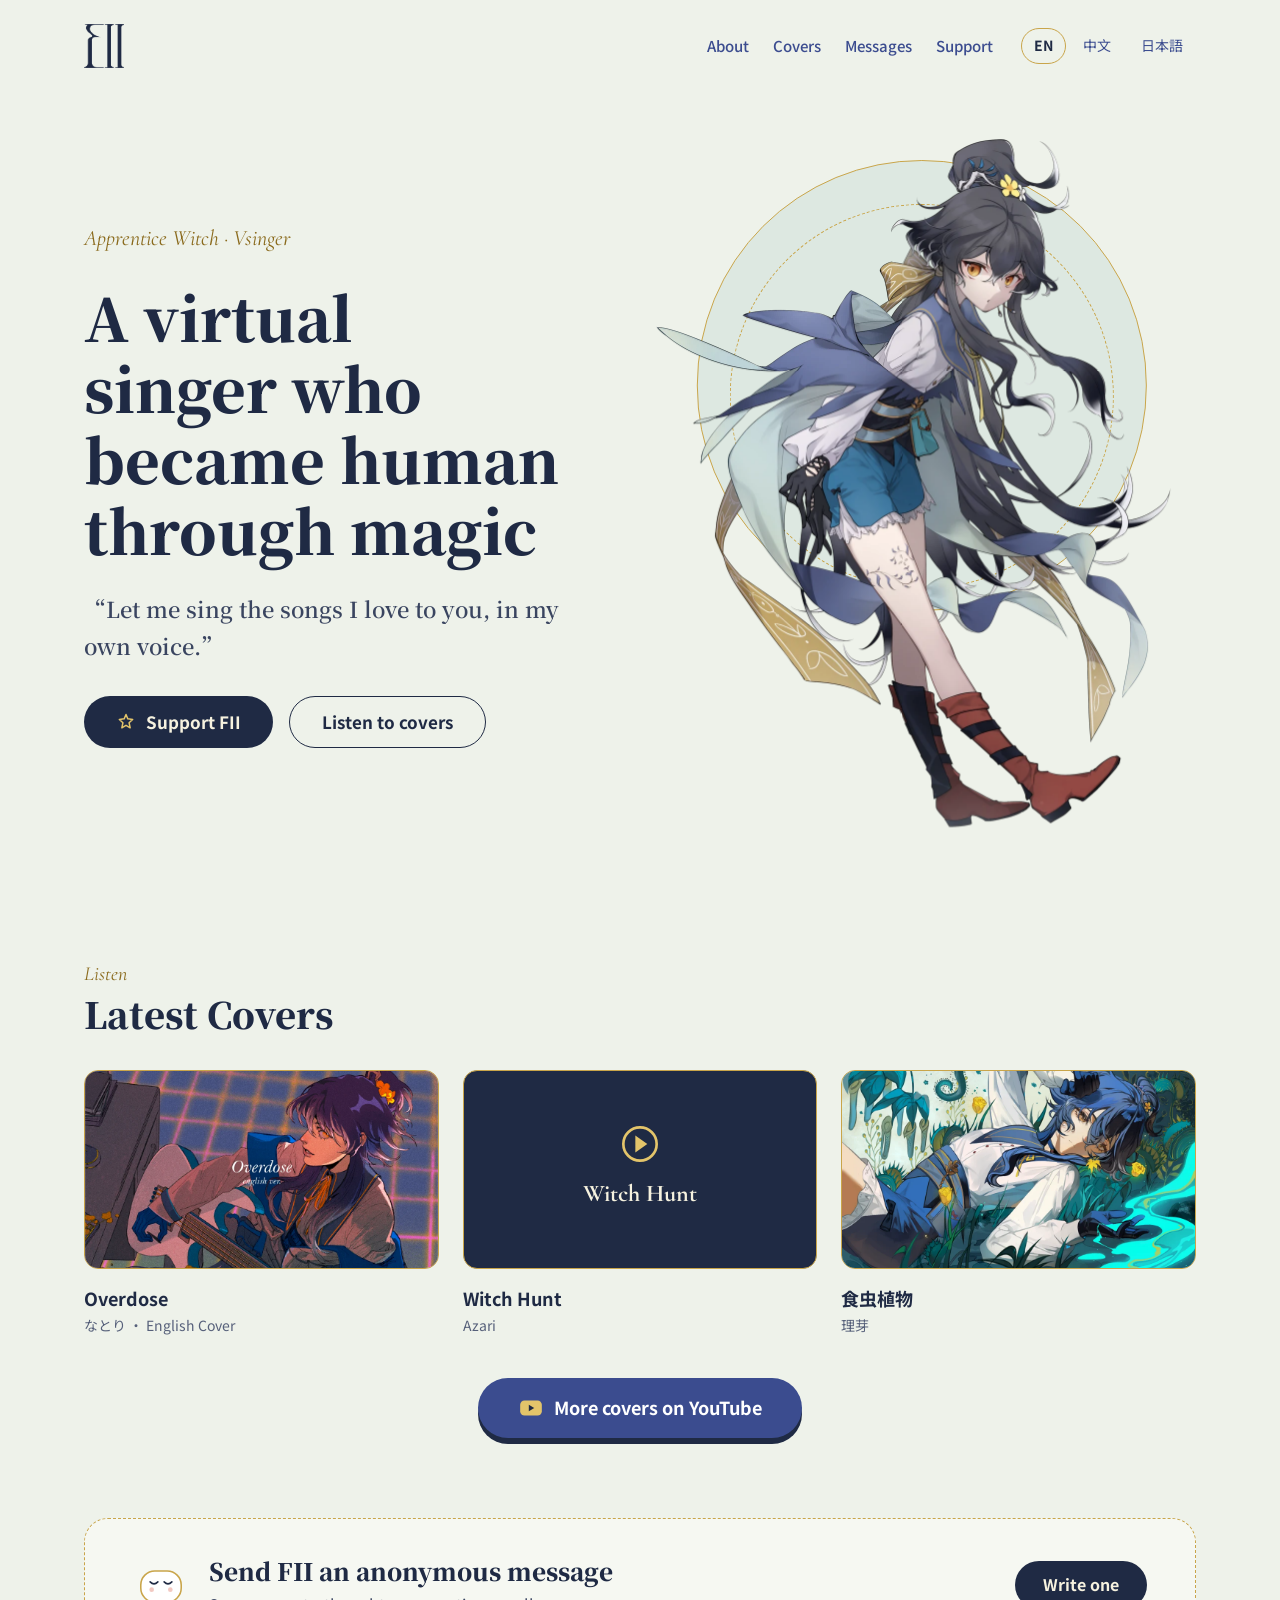
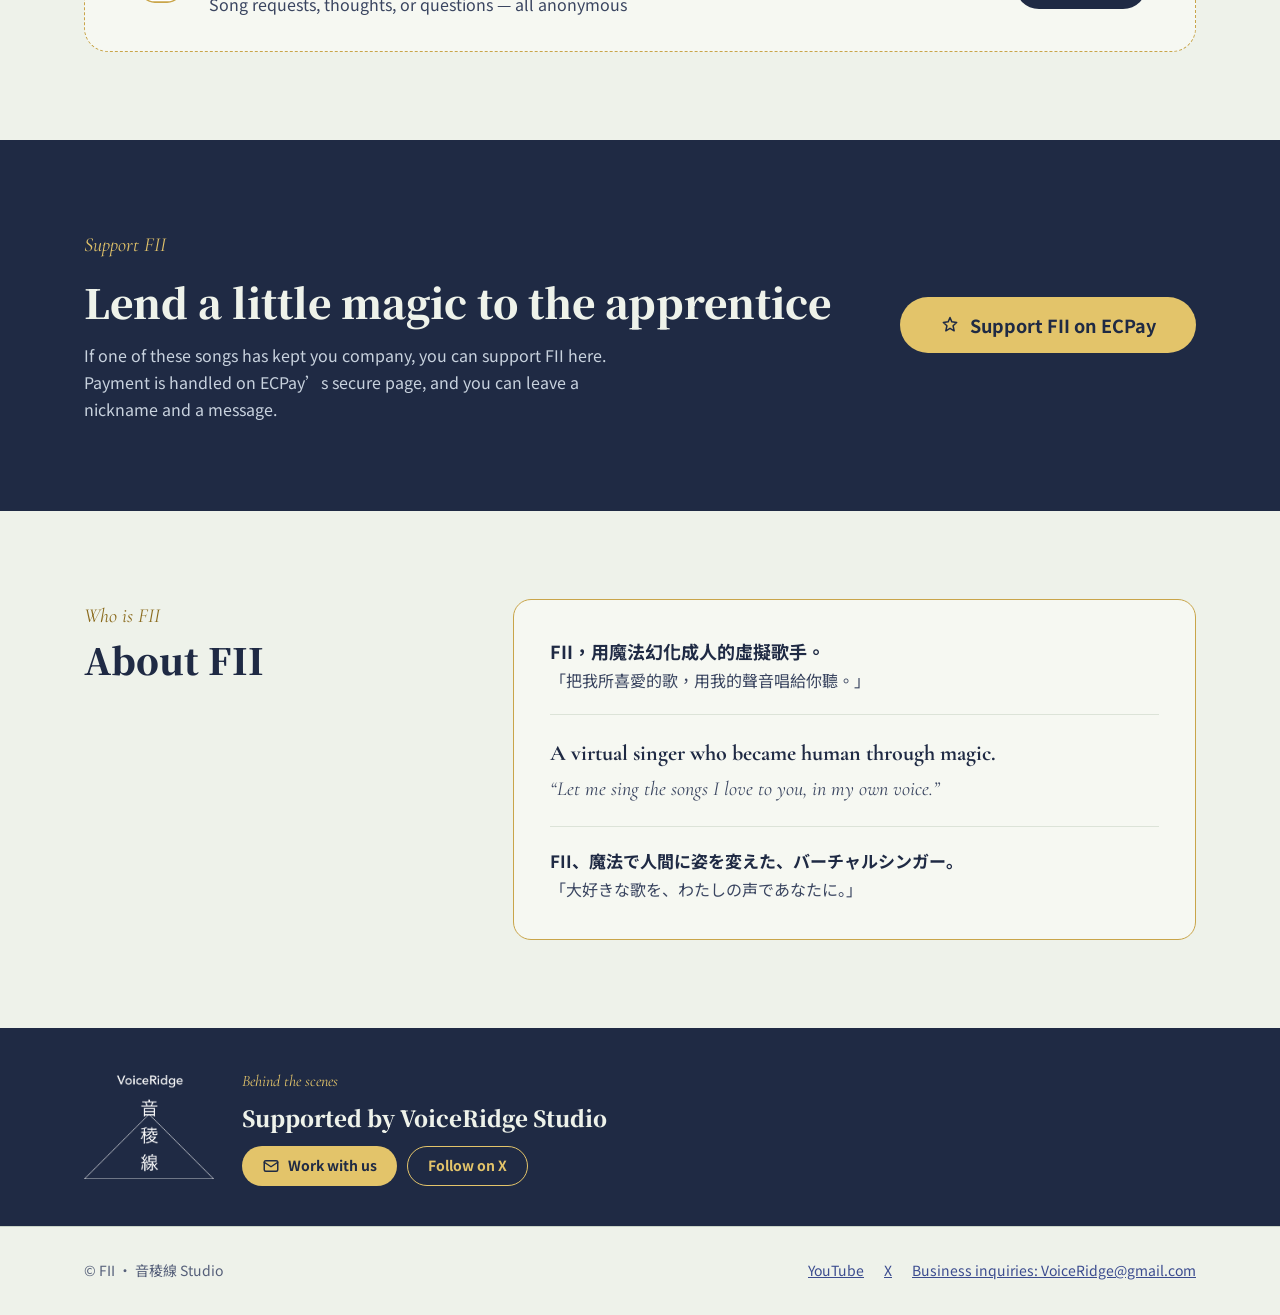
<file: index.html>
<!doctype html>
<html lang="en">
<head>
<meta charset="utf-8">
<meta name="viewport" content="width=device-width, initial-scale=1">
<title>FII | A virtual singer who became human through magic</title>
<meta name="description" content="FII, a virtual singer who became human through magic. “Let me sing the songs I love to you, in my own voice.”">
<meta property="og:type" content="website">
<meta property="og:site_name" content="FII">
<meta property="og:locale" content="en_US">
<meta property="og:url" content="https://fii-voiceridge.com/">
<meta property="og:title" content="FII | A virtual singer who became human through magic">
<meta property="og:description" content="Let me sing the songs I love to you, in my own voice.">
<meta property="og:image" content="https://fii-voiceridge.com/assets/og.jpg">
<meta property="og:image:width" content="1200">
<meta property="og:image:height" content="630">
<meta property="og:image:alt" content="FII, Apprentice Witch · Vsinger">
<meta name="twitter:card" content="summary_large_image">
<link rel="alternate" hreflang="en" href="https://fii-voiceridge.com/">
<link rel="alternate" hreflang="zh-Hant-TW" href="https://fii-voiceridge.com/zh/">
<link rel="alternate" hreflang="ja" href="https://fii-voiceridge.com/ja/">
<link rel="alternate" hreflang="x-default" href="https://fii-voiceridge.com/">
<link rel="icon" href="assets/logo-dark.png">
<link rel="preconnect" href="https://fonts.googleapis.com">
<link rel="preconnect" href="https://fonts.gstatic.com" crossorigin>
<link href="https://fonts.googleapis.com/css2?family=Cormorant+Garamond:ital,wght@0,500;0,700;1,500&family=Noto+Serif+TC:wght@400;600;900&family=Noto+Sans+TC:wght@400;500;700&family=Noto+Serif+JP:wght@600;900&family=Noto+Sans+JP:wght@400;500;700&display=swap" rel="stylesheet">
<script>document.documentElement.classList.add("js");if(!matchMedia("(prefers-reduced-motion: reduce)").matches)document.documentElement.classList.add("js-motion")</script>
<link rel="stylesheet" href="style.css">
</head>
<body>

<header class="wrap site-header">
  <a class="logo" href="#top" aria-label="FII home"><img src="assets/logo-dark.png" alt="FII"></a>
  <div class="header-right">
    <nav id="site-nav" class="nav" aria-label="Main menu">
      <a href="#about">About</a>
      <a href="#covers">Covers</a>
      <a href="marshmallow.html">Messages</a>
      <a href="#support">Support</a>
    </nav>
    <nav class="lang-switch" aria-label="Language">
      <a href="./" lang="en" hreflang="en" aria-current="page">EN</a>
      <a href="zh/" lang="zh-Hant-TW" hreflang="zh-Hant-TW">中文</a>
      <a href="ja/" lang="ja" hreflang="ja">日本語</a>
    </nav>
    <button class="menu-toggle" type="button" aria-expanded="false" aria-controls="site-nav" aria-label="Menu"><span></span><span></span><span></span></button>
  </div>
</header>

<main>
  <section id="top" class="wrap hero">
    <div class="hero-text">
      <p class="eyebrow" lang="en">Apprentice Witch · Vsinger</p>
      <h1>A virtual singer who became human through magic</h1>
      <p class="quote">“Let me sing the songs I love to you, in my own voice.”</p>
      <div class="actions">
        <a class="btn btn-dark" href="https://p.ecpay.com.tw/B7AA3AE">
          <svg aria-hidden="true" width="20" height="20" viewBox="0 0 24 24" fill="none" stroke="#E3C46A" stroke-width="1.8" stroke-linecap="round" stroke-linejoin="round"><path d="M12 3l2.2 5.2L20 9l-4.3 3.9L17 19l-5-3-5 3 1.3-6.1L4 9l5.8-.8z"/></svg>
          Support FII
        </a>
        <a class="btn btn-outline" href="https://www.youtube.com/@FII-voiceridge">Listen to covers</a>
      </div>
    </div>
    <div class="hero-art">
      <div class="ring ring-1" aria-hidden="true"></div>
      <div class="ring ring-2" aria-hidden="true"></div>
      <img src="assets/fii.webp" alt="Full-body illustration of FII: long black hair, golden eyes, an apprentice witch in a teal cloak" width="1100" height="1476">
    </div>
  </section>

  <section id="covers" class="wrap covers">
    <div>
      <p class="eyebrow" lang="en">Listen</p>
      <h2>Latest Covers</h2>
    </div>
    <div class="grid">
      <a class="cover" href="https://www.youtube.com/watch?v=-AiuB7ONw2g">
        <img class="thumb" src="assets/overdose.webp" alt="Overdose English ver. cover: FII holding a guitar, looking back" width="960" height="540" loading="lazy">
        <div><p class="title">Overdose</p><p class="meta">なとり · English Cover</p></div>
      </a>
      <a class="cover" href="https://www.youtube.com/watch?v=LYx-8HpFNdU">
        <!-- 有縮圖後，換成 <img class="thumb" src="assets/witch-hunt.webp" alt="..."> -->
        <div class="thumb-empty">
          <svg aria-hidden="true" width="40" height="40" viewBox="0 0 24 24" fill="none" stroke="#E3C46A" stroke-width="1.6"><circle cx="12" cy="12" r="10"/><path d="M10 8.5l5 3.5-5 3.5z" fill="#E3C46A"/></svg>
          <span>Witch Hunt</span>
        </div>
        <div><p class="title">Witch Hunt</p><p class="meta">Azari</p></div>
      </a>
      <a class="cover" href="https://www.youtube.com/watch?v=WHCCm31_kqo">
        <img class="thumb" src="assets/plant.webp" alt="食虫植物 cover: FII lying among carnivorous plants and yellow roses" width="960" height="540" loading="lazy">
        <div><p class="title" lang="ja">食虫植物</p><p class="meta" lang="ja">理芽</p></div>
      </a>
    </div>
    <div class="center">
      <a class="btn btn-yt" href="https://www.youtube.com/@FII-voiceridge">
        <svg aria-hidden="true" width="26" height="26" viewBox="0 0 24 24"><rect x="2" y="5" width="20" height="14" rx="4" fill="#E3C46A"/><path d="M10 9l5 3-5 3z" fill="#1F2A44"/></svg>
        More covers on YouTube
      </a>
    </div>
  </section>

  <section class="wrap" style="padding-bottom: 88px">
    <a class="mm-card" href="marshmallow.html">
      <div class="left">
        <svg aria-hidden="true" width="56" height="56" viewBox="0 0 72 72"><rect x="10" y="18" width="52" height="40" rx="18" fill="#FFFFFF" stroke="#C9A54A" stroke-width="2"/><path d="M22 32c3 3 7 3 10 0M40 32c3 3 7 3 10 0" stroke="#1F2A44" stroke-width="2" fill="none" stroke-linecap="round"/><circle cx="24" cy="42" r="3" fill="#F2C9C2"/><circle cx="48" cy="42" r="3" fill="#F2C9C2"/></svg>
        <div>
          <p class="title">Send FII an anonymous message</p>
          <p class="sub">Song requests, thoughts, or questions — all anonymous</p>
        </div>
      </div>
      <span class="pill">Write one</span>
    </a>
  </section>

  <section id="support" class="dark">
    <div class="wrap support">
      <div class="text">
        <p class="eyebrow" lang="en">Support FII</p>
        <h2>Lend a little magic to the apprentice</h2>
        <p class="desc">If one of these songs has kept you company, you can support FII here. Payment is handled on ECPay’s secure page, and you can leave a nickname and a message.</p>
      </div>
      <a class="btn btn-gold" href="https://p.ecpay.com.tw/B7AA3AE">
        <svg aria-hidden="true" width="20" height="20" viewBox="0 0 24 24" fill="none" stroke="#1F2A44" stroke-width="1.8" stroke-linecap="round" stroke-linejoin="round"><path d="M12 3l2.2 5.2L20 9l-4.3 3.9L17 19l-5-3-5 3 1.3-6.1L4 9l5.8-.8z"/></svg>
        Support FII on ECPay
      </a>
    </div>
  </section>

  <section id="about" class="wrap about">
    <div class="head">
      <p class="eyebrow" lang="en">Who is FII</p>
      <h2>About FII</h2>
    </div>
    <div class="card">
      <div lang="zh-Hant-TW">
        <p style="font-size: 18px; font-weight: 700">FII，用魔法幻化成人的虛擬歌手。</p>
        <p style="color: var(--ink-soft)">「把我所喜愛的歌，用我的聲音唱給你聽。」</p>
      </div>
      <div class="rule"></div>
      <div lang="en" class="en">
        <p style="font-size: 22px; font-weight: 700">A virtual singer who became human through magic.</p>
        <p style="font-size: 20px; font-style: italic; color: var(--ink-soft)">“Let me sing the songs I love to you, in my own voice.”</p>
      </div>
      <div class="rule"></div>
      <div lang="ja">
        <p style="font-size: 17px; font-weight: 700">FII、魔法で人間に姿を変えた、バーチャルシンガー。</p>
        <p style="color: var(--ink-soft)">「大好きな歌を、わたしの声であなたに。」</p>
      </div>
    </div>
  </section>

  <section id="team" class="dark" aria-labelledby="team-title">
    <div class="wrap team">
      <div class="mark"><img src="assets/logo-white.png" alt="VoiceRidge logo" width="623" height="499" loading="lazy"></div>
      <div class="text">
        <p class="eyebrow" lang="en">Behind the scenes</p>
        <h2 id="team-title">Supported by VoiceRidge Studio</h2>
        <div class="actions">
          <a class="btn btn-gold" href="mailto:VoiceRidge@gmail.com">
            <svg aria-hidden="true" width="18" height="18" viewBox="0 0 24 24" fill="none" stroke="currentColor" stroke-width="2" stroke-linecap="round" stroke-linejoin="round"><rect x="3" y="5" width="18" height="14" rx="2"/><path d="M3 7l9 6 9-6"/></svg>
            Work with us
          </a>
          <a class="btn btn-outline-gold" href="https://x.com/VoiceRidge">Follow on X</a>
        </div>
      </div>
    </div>
  </section>
</main>

<footer class="site-footer">
  <div class="wrap">
    <span>© FII · 音稜線 Studio</span>
    <div class="links">
      <a href="https://www.youtube.com/@FII-voiceridge">YouTube</a>
      <a href="https://x.com/VoiceRidge">X</a>
      <a href="mailto:VoiceRidge@gmail.com">Business inquiries: VoiceRidge@gmail.com</a>
    </div>
  </div>
</footer>

<script src="site.js" defer></script>
</body>
</html>
</file>
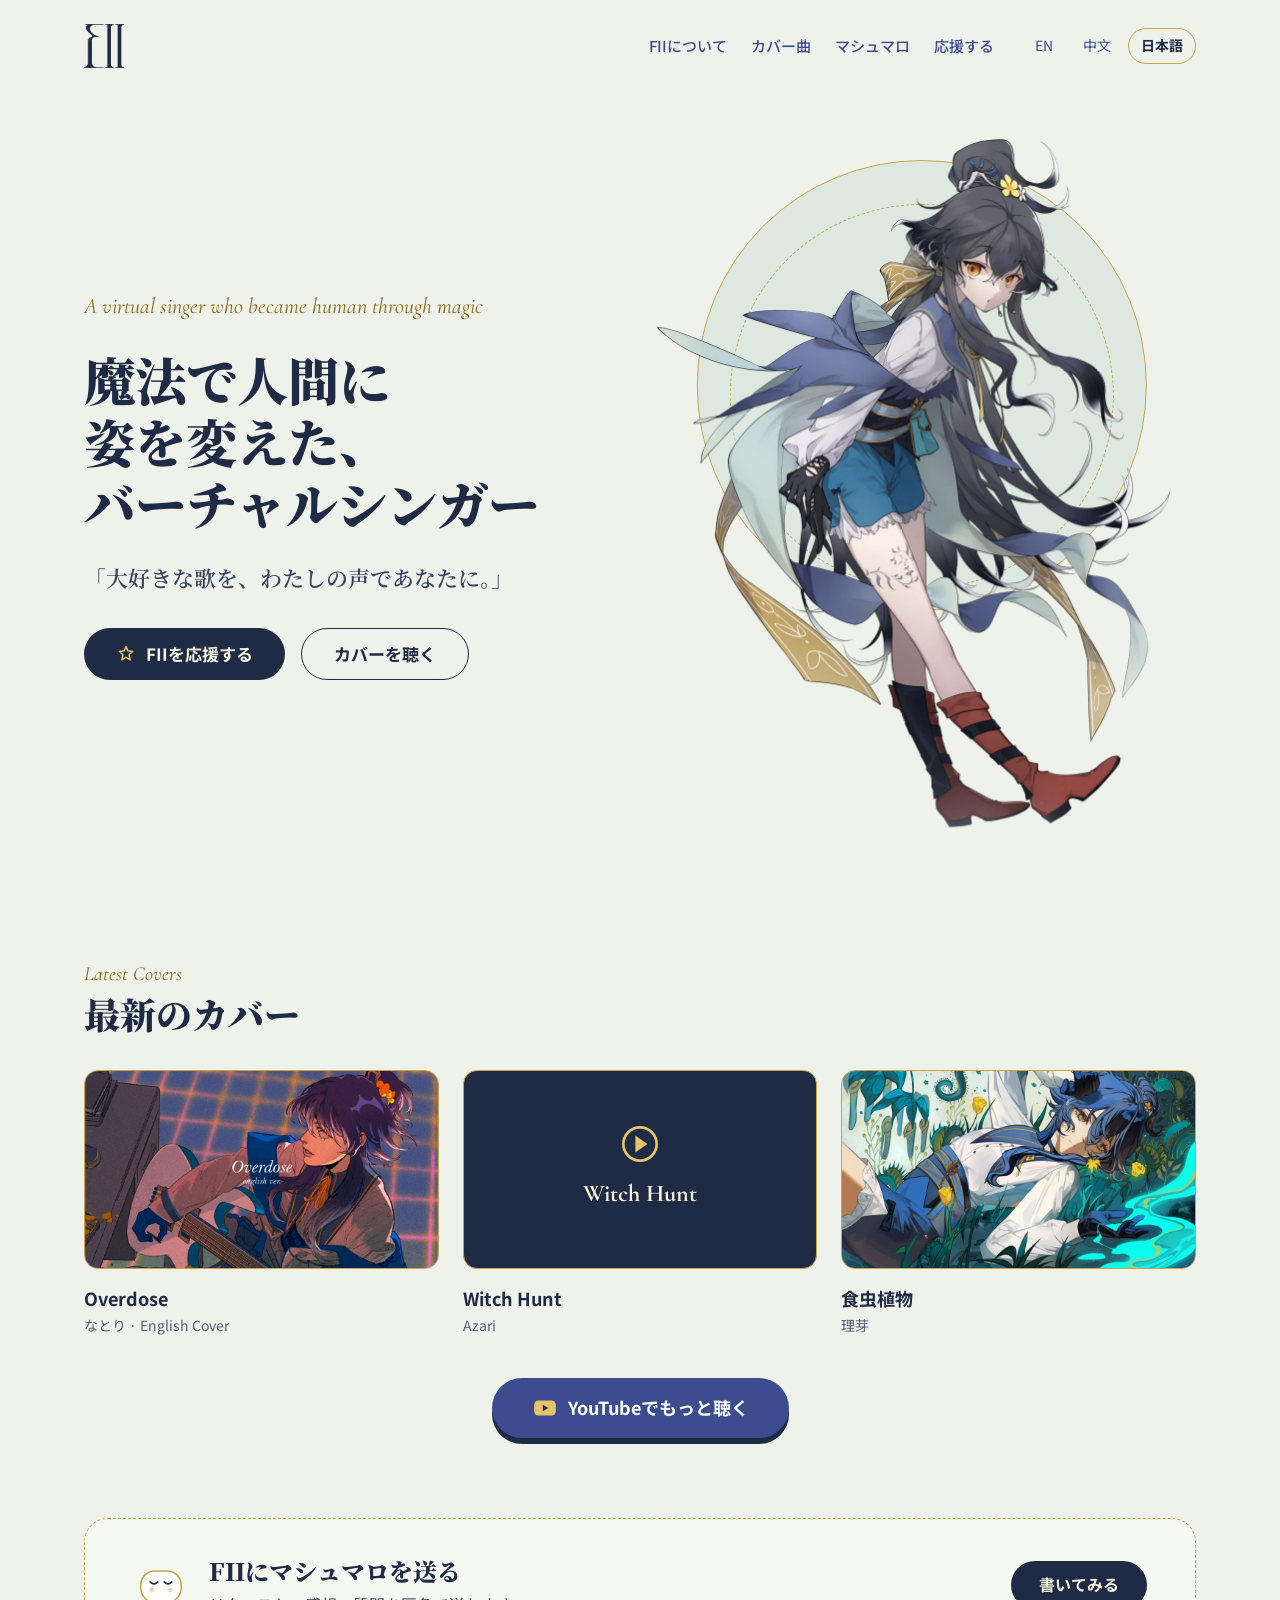
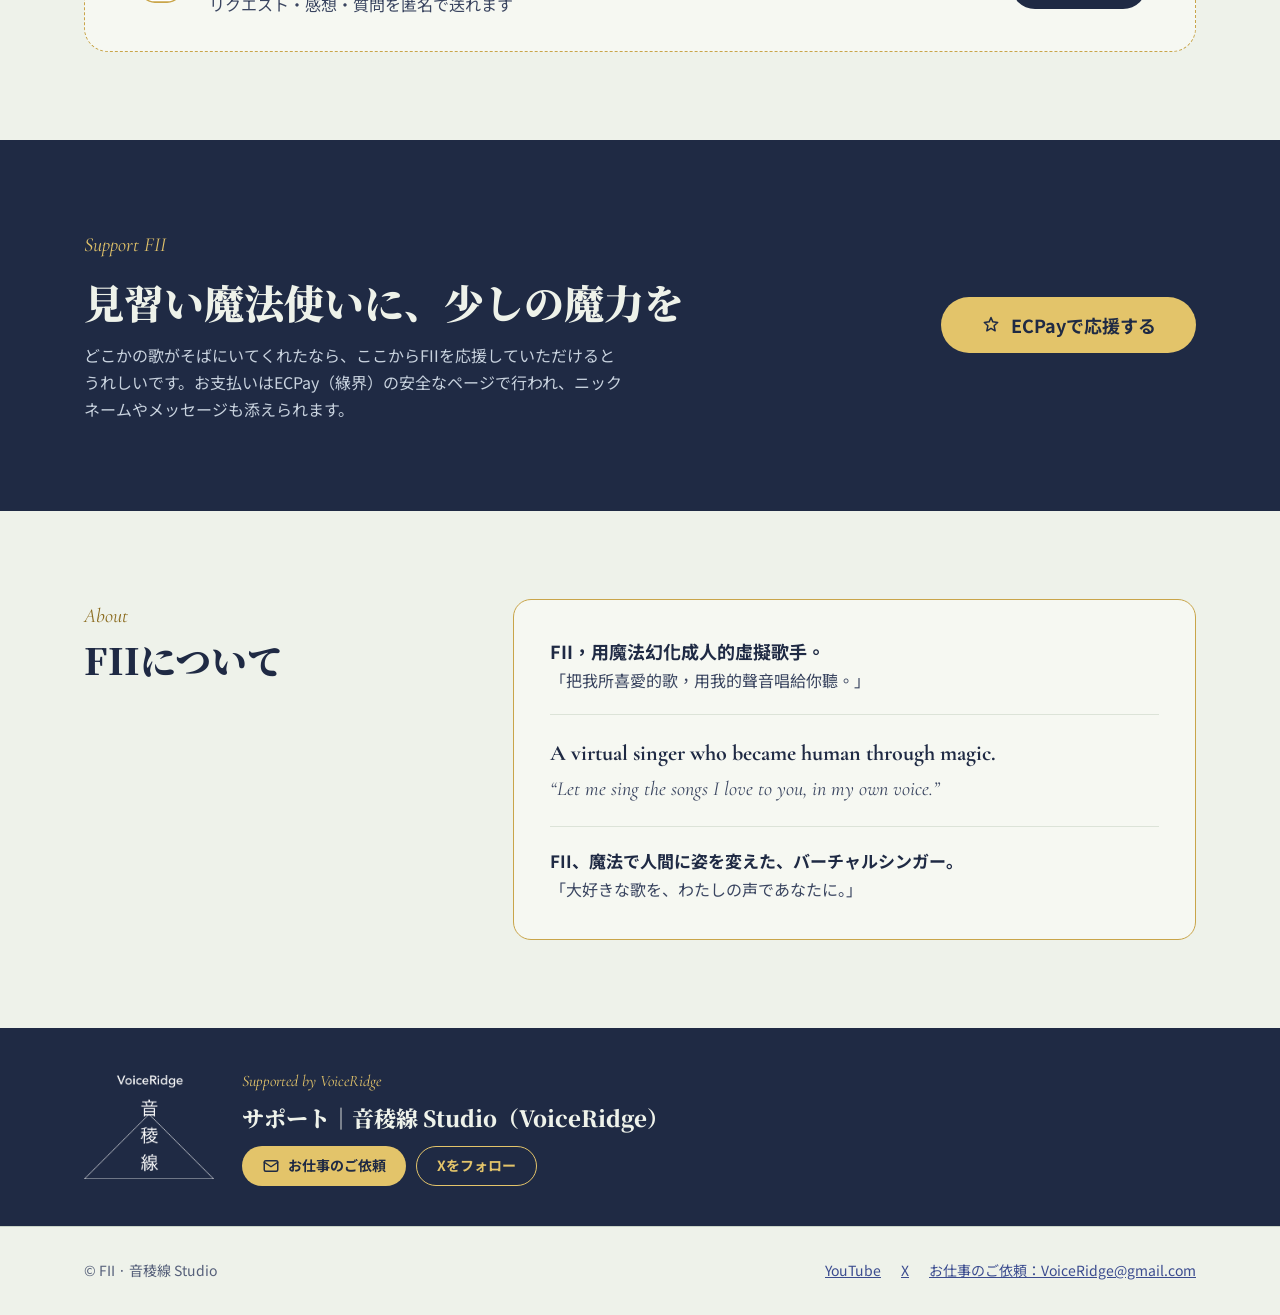
<file: ja/index.html>
<!doctype html>
<html lang="ja">
<head>
<meta charset="utf-8">
<meta name="viewport" content="width=device-width, initial-scale=1">
<title>FII｜魔法で人間に姿を変えた、バーチャルシンガー</title>
<meta name="description" content="FII、魔法で人間に姿を変えた、バーチャルシンガー。「大好きな歌を、わたしの声であなたに。」">
<meta property="og:type" content="website">
<meta property="og:site_name" content="FII">
<meta property="og:locale" content="ja_JP">
<meta property="og:url" content="https://fii-voiceridge.com/ja/">
<meta property="og:title" content="FII｜魔法で人間に姿を変えた、バーチャルシンガー">
<meta property="og:description" content="大好きな歌を、わたしの声であなたに。">
<meta property="og:image" content="https://fii-voiceridge.com/assets/og.jpg">
<meta property="og:image:width" content="1200">
<meta property="og:image:height" content="630">
<meta property="og:image:alt" content="FII, Apprentice Witch · Vsinger">
<meta name="twitter:card" content="summary_large_image">
<link rel="alternate" hreflang="en" href="https://fii-voiceridge.com/">
<link rel="alternate" hreflang="zh-Hant-TW" href="https://fii-voiceridge.com/zh/">
<link rel="alternate" hreflang="ja" href="https://fii-voiceridge.com/ja/">
<link rel="alternate" hreflang="x-default" href="https://fii-voiceridge.com/">
<link rel="icon" href="../assets/logo-dark.png">
<link rel="preconnect" href="https://fonts.googleapis.com">
<link rel="preconnect" href="https://fonts.gstatic.com" crossorigin>
<link href="https://fonts.googleapis.com/css2?family=Cormorant+Garamond:ital,wght@0,500;0,700;1,500&family=Noto+Serif+TC:wght@400;600;900&family=Noto+Sans+TC:wght@400;500;700&family=Noto+Serif+JP:wght@600;900&family=Noto+Sans+JP:wght@400;500;700&display=swap" rel="stylesheet">
<script>document.documentElement.classList.add("js");if(!matchMedia("(prefers-reduced-motion: reduce)").matches)document.documentElement.classList.add("js-motion")</script>
<link rel="stylesheet" href="../style.css">
</head>
<body>

<header class="wrap site-header">
  <a class="logo" href="#top" aria-label="FII ホーム"><img src="../assets/logo-dark.png" alt="FII"></a>
  <div class="header-right">
    <nav id="site-nav" class="nav" aria-label="メインメニュー">
      <a href="#about">FIIについて</a>
      <a href="#covers">カバー曲</a>
      <a href="marshmallow.html">マシュマロ</a>
      <a href="#support">応援する</a>
    </nav>
    <nav class="lang-switch" aria-label="言語">
      <a href="../" lang="en" hreflang="en">EN</a>
      <a href="../zh/" lang="zh-Hant-TW" hreflang="zh-Hant-TW">中文</a>
      <a href="./" lang="ja" hreflang="ja" aria-current="page">日本語</a>
    </nav>
    <button class="menu-toggle" type="button" aria-expanded="false" aria-controls="site-nav" aria-label="メニュー"><span></span><span></span><span></span></button>
  </div>
</header>

<main>
  <section id="top" class="wrap hero">
    <div class="hero-text">
      <p class="eyebrow" lang="en">A virtual singer who became human through magic</p>
      <h1>魔法で人間に<wbr>姿を変えた、<wbr>バーチャルシンガー</h1>
      <p class="quote">「大好きな歌を、<wbr>わたしの声で<wbr>あなたに。」</p>
      <div class="actions">
        <a class="btn btn-dark" href="https://p.ecpay.com.tw/B7AA3AE">
          <svg aria-hidden="true" width="20" height="20" viewBox="0 0 24 24" fill="none" stroke="#E3C46A" stroke-width="1.8" stroke-linecap="round" stroke-linejoin="round"><path d="M12 3l2.2 5.2L20 9l-4.3 3.9L17 19l-5-3-5 3 1.3-6.1L4 9l5.8-.8z"/></svg>
          FIIを応援する
        </a>
        <a class="btn btn-outline" href="https://www.youtube.com/@FII-voiceridge">カバーを聴く</a>
      </div>
    </div>
    <div class="hero-art">
      <div class="ring ring-1" aria-hidden="true"></div>
      <div class="ring ring-2" aria-hidden="true"></div>
      <img src="../assets/fii.webp" alt="FIIの全身立ち絵：黒髪ロング、金色の瞳、青緑のマントをまとった見習い魔法使い" width="1100" height="1476">
    </div>
  </section>

  <section id="covers" class="wrap covers">
    <div>
      <p class="eyebrow" lang="en">Latest Covers</p>
      <h2>最新のカバー</h2>
    </div>
    <div class="grid">
      <a class="cover" href="https://www.youtube.com/watch?v=-AiuB7ONw2g">
        <img class="thumb" src="../assets/overdose.webp" alt="Overdose English ver. のサムネイル：ギターを抱えて振り返るFII" width="960" height="540" loading="lazy">
        <div><p class="title">Overdose</p><p class="meta">なとり · English Cover</p></div>
      </a>
      <a class="cover" href="https://www.youtube.com/watch?v=LYx-8HpFNdU">
        <!-- 有縮圖後，換成 <img class="thumb" src="../assets/witch-hunt.webp" alt="..."> -->
        <div class="thumb-empty">
          <svg aria-hidden="true" width="40" height="40" viewBox="0 0 24 24" fill="none" stroke="#E3C46A" stroke-width="1.6"><circle cx="12" cy="12" r="10"/><path d="M10 8.5l5 3.5-5 3.5z" fill="#E3C46A"/></svg>
          <span>Witch Hunt</span>
        </div>
        <div><p class="title">Witch Hunt</p><p class="meta">Azari</p></div>
      </a>
      <a class="cover" href="https://www.youtube.com/watch?v=WHCCm31_kqo">
        <img class="thumb" src="../assets/plant.webp" alt="食虫植物のサムネイル：食虫植物と黄色いバラの中に横たわるFII" width="960" height="540" loading="lazy">
        <div><p class="title" lang="ja">食虫植物</p><p class="meta" lang="ja">理芽</p></div>
      </a>
    </div>
    <div class="center">
      <a class="btn btn-yt" href="https://www.youtube.com/@FII-voiceridge">
        <svg aria-hidden="true" width="26" height="26" viewBox="0 0 24 24"><rect x="2" y="5" width="20" height="14" rx="4" fill="#E3C46A"/><path d="M10 9l5 3-5 3z" fill="#1F2A44"/></svg>
        YouTubeでもっと聴く
      </a>
    </div>
  </section>

  <section class="wrap" style="padding-bottom: 88px">
    <a class="mm-card" href="marshmallow.html">
      <div class="left">
        <svg aria-hidden="true" width="56" height="56" viewBox="0 0 72 72"><rect x="10" y="18" width="52" height="40" rx="18" fill="#FFFFFF" stroke="#C9A54A" stroke-width="2"/><path d="M22 32c3 3 7 3 10 0M40 32c3 3 7 3 10 0" stroke="#1F2A44" stroke-width="2" fill="none" stroke-linecap="round"/><circle cx="24" cy="42" r="3" fill="#F2C9C2"/><circle cx="48" cy="42" r="3" fill="#F2C9C2"/></svg>
        <div>
          <p class="title">FIIにマシュマロを送る</p>
          <p class="sub">リクエスト・感想・質問を匿名で送れます</p>
        </div>
      </div>
      <span class="pill">書いてみる</span>
    </a>
  </section>

  <section id="support" class="dark">
    <div class="wrap support">
      <div class="text">
        <p class="eyebrow" lang="en">Support FII</p>
        <h2>見習い魔法使いに、少しの魔力を</h2>
        <p class="desc">どこかの歌がそばにいてくれたなら、ここからFIIを応援していただけるとうれしいです。お支払いはECPay（綠界）の安全なページで行われ、ニックネームやメッセージも添えられます。</p>
      </div>
      <a class="btn btn-gold" href="https://p.ecpay.com.tw/B7AA3AE">
        <svg aria-hidden="true" width="20" height="20" viewBox="0 0 24 24" fill="none" stroke="#1F2A44" stroke-width="1.8" stroke-linecap="round" stroke-linejoin="round"><path d="M12 3l2.2 5.2L20 9l-4.3 3.9L17 19l-5-3-5 3 1.3-6.1L4 9l5.8-.8z"/></svg>
        ECPayで応援する
      </a>
    </div>
  </section>

  <section id="about" class="wrap about">
    <div class="head">
      <p class="eyebrow" lang="en">About</p>
      <h2>FIIについて</h2>
    </div>
    <div class="card">
      <div lang="zh-Hant-TW">
        <p style="font-size: 18px; font-weight: 700">FII，用魔法幻化成人的虛擬歌手。</p>
        <p style="color: var(--ink-soft)">「把我所喜愛的歌，用我的聲音唱給你聽。」</p>
      </div>
      <div class="rule"></div>
      <div lang="en" class="en">
        <p style="font-size: 22px; font-weight: 700">A virtual singer who became human through magic.</p>
        <p style="font-size: 20px; font-style: italic; color: var(--ink-soft)">“Let me sing the songs I love to you, in my own voice.”</p>
      </div>
      <div class="rule"></div>
      <div lang="ja">
        <p style="font-size: 17px; font-weight: 700">FII、魔法で人間に姿を変えた、バーチャルシンガー。</p>
        <p style="color: var(--ink-soft)">「大好きな歌を、わたしの声であなたに。」</p>
      </div>
    </div>
  </section>

  <section id="team" class="dark" aria-labelledby="team-title">
    <div class="wrap team">
      <div class="mark"><img src="../assets/logo-white.png" alt="音稜線 VoiceRidge のロゴ" width="623" height="499" loading="lazy"></div>
      <div class="text">
        <p class="eyebrow" lang="en">Supported by VoiceRidge</p>
        <h2 id="team-title">サポート｜音稜線 Studio（VoiceRidge）</h2>
        <div class="actions">
          <a class="btn btn-gold" href="mailto:VoiceRidge@gmail.com">
            <svg aria-hidden="true" width="18" height="18" viewBox="0 0 24 24" fill="none" stroke="currentColor" stroke-width="2" stroke-linecap="round" stroke-linejoin="round"><rect x="3" y="5" width="18" height="14" rx="2"/><path d="M3 7l9 6 9-6"/></svg>
            お仕事のご依頼
          </a>
          <a class="btn btn-outline-gold" href="https://x.com/VoiceRidge">Xをフォロー</a>
        </div>
      </div>
    </div>
  </section>
</main>

<footer class="site-footer">
  <div class="wrap">
    <span>© FII · 音稜線 Studio</span>
    <div class="links">
      <a href="https://www.youtube.com/@FII-voiceridge">YouTube</a>
      <a href="https://x.com/VoiceRidge">X</a>
      <a href="mailto:VoiceRidge@gmail.com">お仕事のご依頼：VoiceRidge@gmail.com</a>
    </div>
  </div>
</footer>

<script src="../site.js" defer></script>
</body>
</html>
</file>
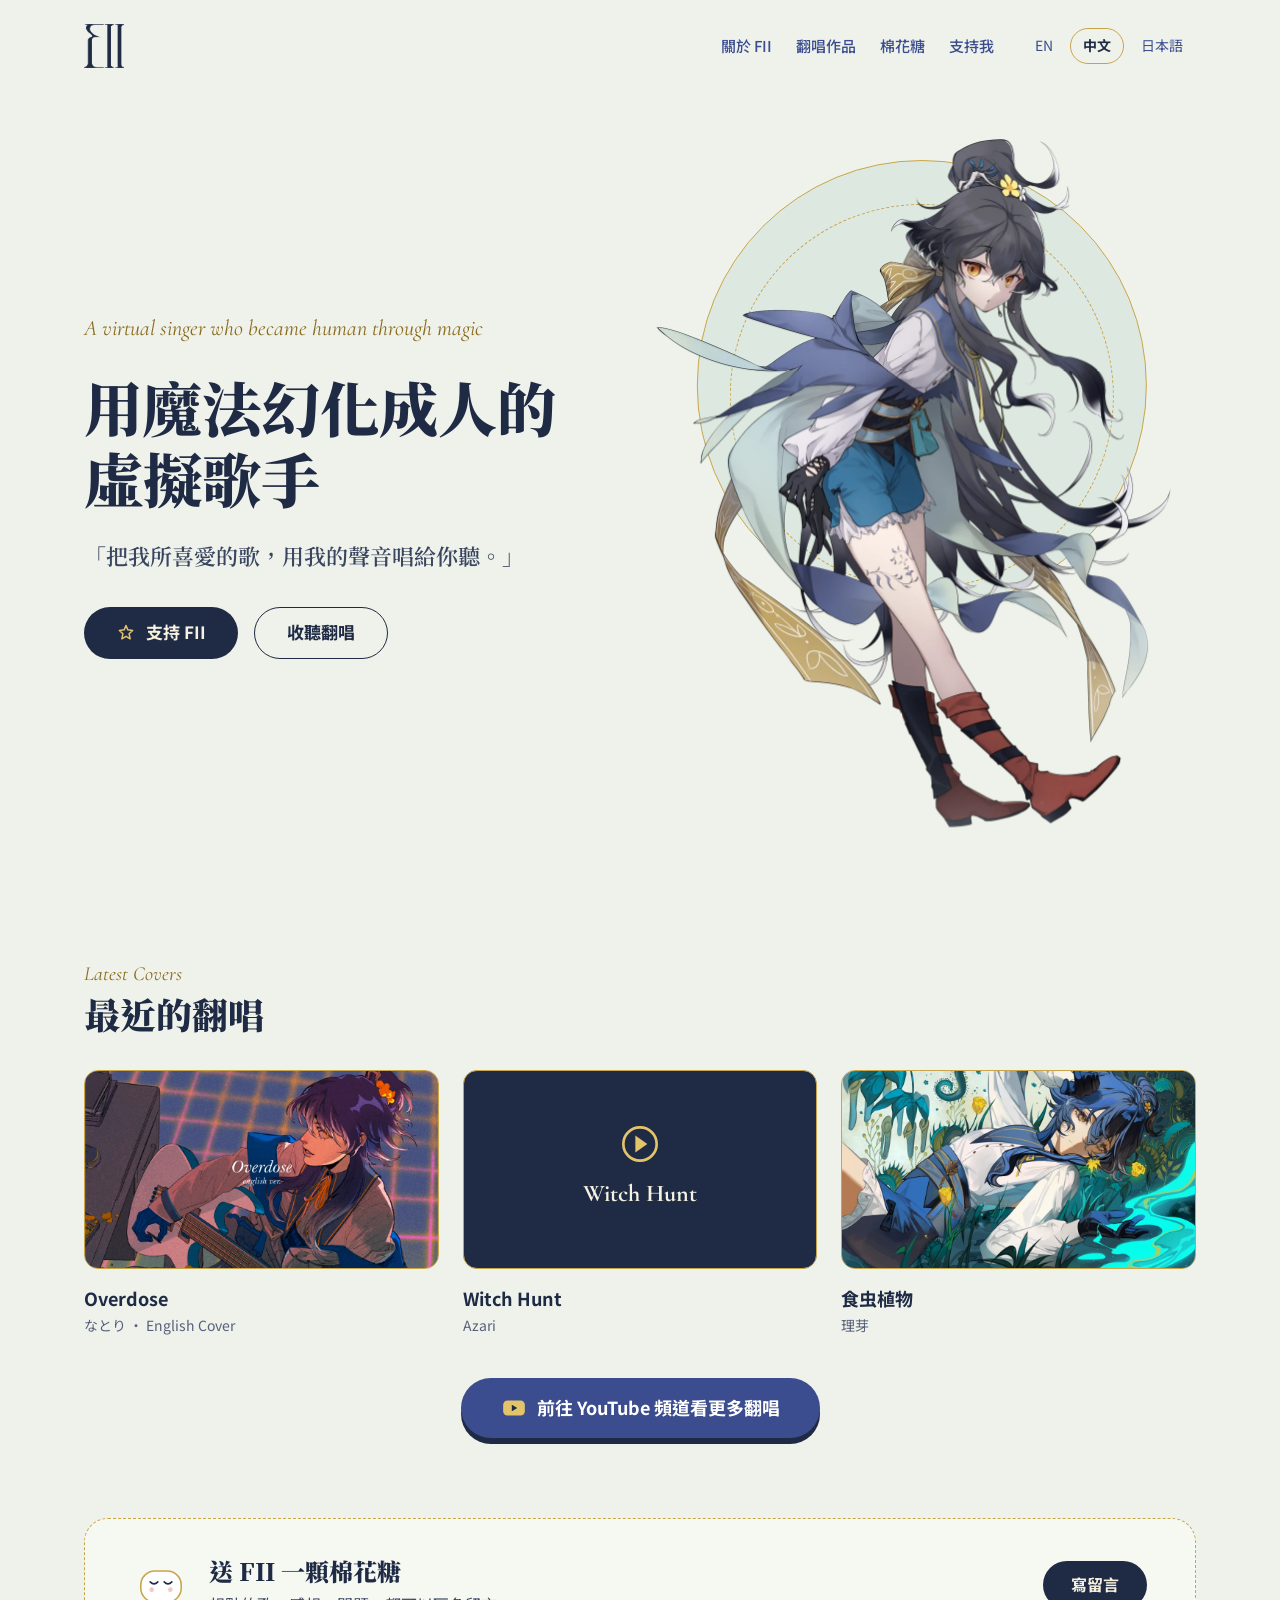
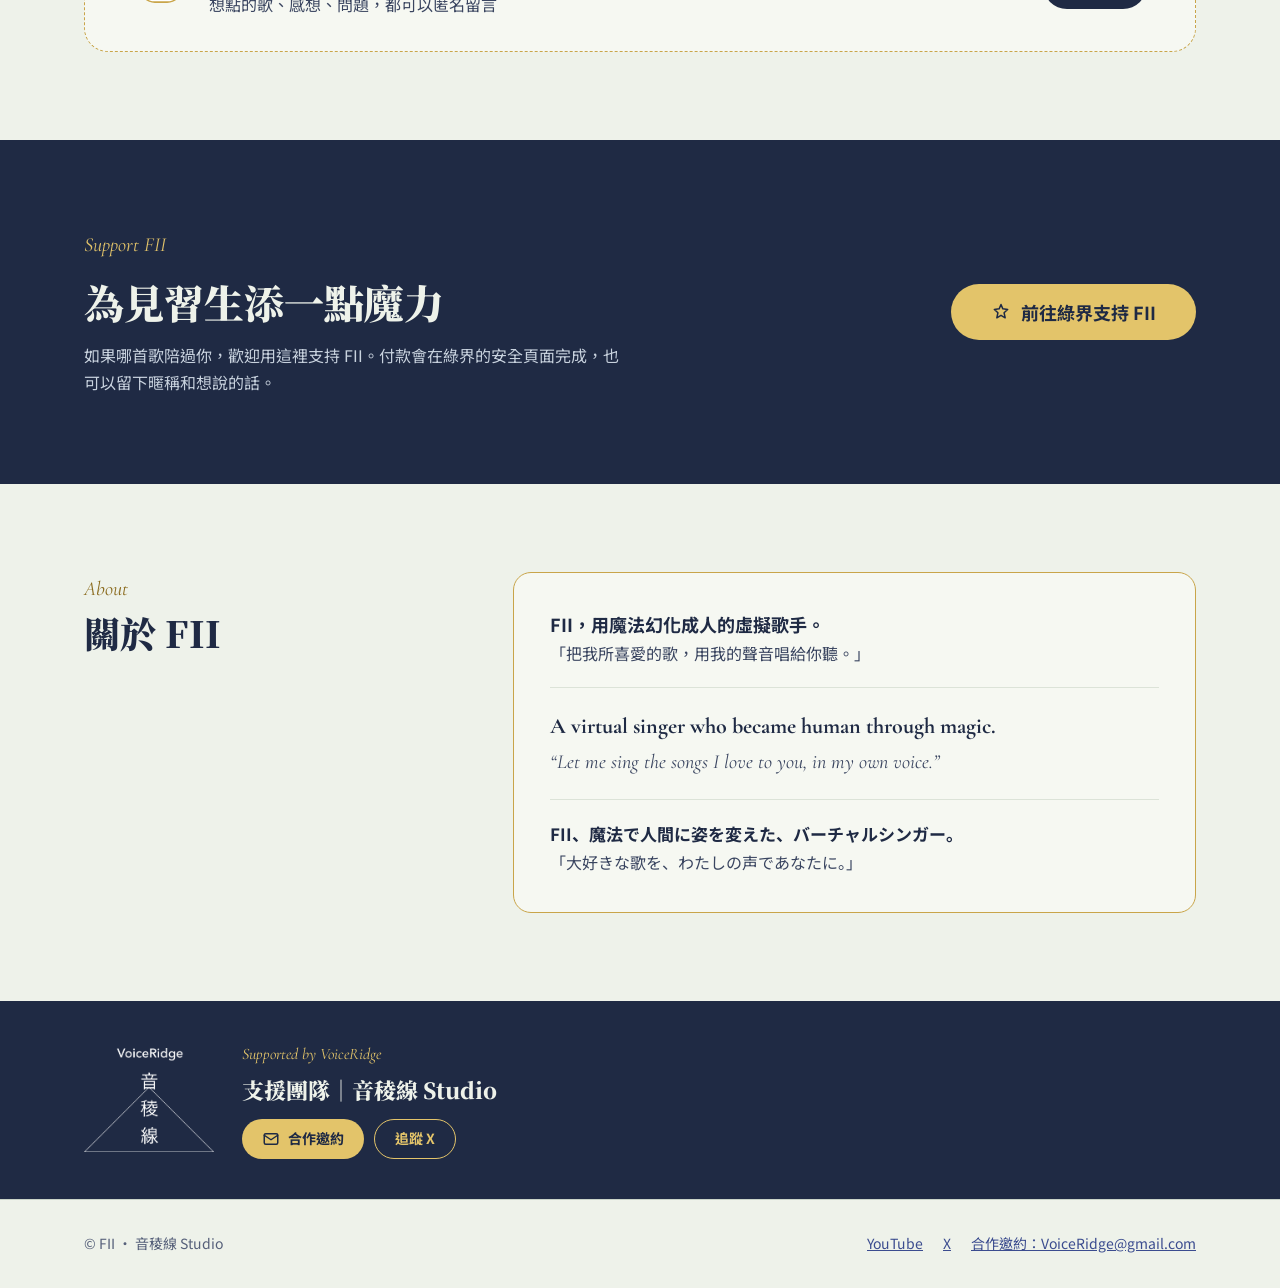
<file: zh/index.html>
<!doctype html>
<html lang="zh-Hant-TW">
<head>
<meta charset="utf-8">
<meta name="viewport" content="width=device-width, initial-scale=1">
<title>FII｜用魔法幻化成人的虛擬歌手</title>
<meta name="description" content="FII，用魔法幻化成人的虛擬歌手。「把我所喜愛的歌，用我的聲音唱給你聽。」">
<meta property="og:type" content="website">
<meta property="og:site_name" content="FII">
<meta property="og:locale" content="zh_TW">
<meta property="og:url" content="https://fii-voiceridge.com/zh/">
<meta property="og:title" content="FII｜用魔法幻化成人的虛擬歌手">
<meta property="og:description" content="把我所喜愛的歌，用我的聲音唱給你聽。">
<meta property="og:image" content="https://fii-voiceridge.com/assets/og.jpg">
<meta property="og:image:width" content="1200">
<meta property="og:image:height" content="630">
<meta property="og:image:alt" content="FII, Apprentice Witch · Vsinger">
<meta name="twitter:card" content="summary_large_image">
<link rel="alternate" hreflang="en" href="https://fii-voiceridge.com/">
<link rel="alternate" hreflang="zh-Hant-TW" href="https://fii-voiceridge.com/zh/">
<link rel="alternate" hreflang="ja" href="https://fii-voiceridge.com/ja/">
<link rel="alternate" hreflang="x-default" href="https://fii-voiceridge.com/">
<link rel="icon" href="../assets/logo-dark.png">
<link rel="preconnect" href="https://fonts.googleapis.com">
<link rel="preconnect" href="https://fonts.gstatic.com" crossorigin>
<link href="https://fonts.googleapis.com/css2?family=Cormorant+Garamond:ital,wght@0,500;0,700;1,500&family=Noto+Serif+TC:wght@400;600;900&family=Noto+Sans+TC:wght@400;500;700&family=Noto+Serif+JP:wght@600;900&family=Noto+Sans+JP:wght@400;500;700&display=swap" rel="stylesheet">
<script>document.documentElement.classList.add("js");if(!matchMedia("(prefers-reduced-motion: reduce)").matches)document.documentElement.classList.add("js-motion")</script>
<link rel="stylesheet" href="../style.css">
</head>
<body>

<header class="wrap site-header">
  <a class="logo" href="#top" aria-label="FII 首頁"><img src="../assets/logo-dark.png" alt="FII"></a>
  <div class="header-right">
    <nav id="site-nav" class="nav" aria-label="主選單">
      <a href="#about">關於 FII</a>
      <a href="#covers">翻唱作品</a>
      <a href="marshmallow.html">棉花糖</a>
      <a href="#support">支持我</a>
    </nav>
    <nav class="lang-switch" aria-label="語言">
      <a href="../" lang="en" hreflang="en">EN</a>
      <a href="./" lang="zh-Hant-TW" hreflang="zh-Hant-TW" aria-current="page">中文</a>
      <a href="../ja/" lang="ja" hreflang="ja">日本語</a>
    </nav>
    <button class="menu-toggle" type="button" aria-expanded="false" aria-controls="site-nav" aria-label="選單"><span></span><span></span><span></span></button>
  </div>
</header>

<main>
  <section id="top" class="wrap hero">
    <div class="hero-text">
      <p class="eyebrow" lang="en">A virtual singer who became human through magic</p>
      <h1>用魔法<wbr>幻化成人的<wbr>虛擬歌手</h1>
      <p class="quote">「把我所喜愛的歌，<wbr>用我的聲音<wbr>唱給你聽。」</p>
      <div class="actions">
        <a class="btn btn-dark" href="https://p.ecpay.com.tw/B7AA3AE">
          <svg aria-hidden="true" width="20" height="20" viewBox="0 0 24 24" fill="none" stroke="#E3C46A" stroke-width="1.8" stroke-linecap="round" stroke-linejoin="round"><path d="M12 3l2.2 5.2L20 9l-4.3 3.9L17 19l-5-3-5 3 1.3-6.1L4 9l5.8-.8z"/></svg>
          支持 FII
        </a>
        <a class="btn btn-outline" href="https://www.youtube.com/@FII-voiceridge">收聽翻唱</a>
      </div>
    </div>
    <div class="hero-art">
      <div class="ring ring-1" aria-hidden="true"></div>
      <div class="ring ring-2" aria-hidden="true"></div>
      <img src="../assets/fii.webp" alt="FII 全身立繪：黑長髮、金色瞳孔，披著藍綠色斗篷的魔法見習生" width="1100" height="1476">
    </div>
  </section>

  <section id="covers" class="wrap covers">
    <div>
      <p class="eyebrow" lang="en">Latest Covers</p>
      <h2>最近的翻唱</h2>
    </div>
    <div class="grid">
      <a class="cover" href="https://www.youtube.com/watch?v=-AiuB7ONw2g">
        <img class="thumb" src="../assets/overdose.webp" alt="Overdose English ver. 封面：FII 抱著吉他回頭望" width="960" height="540" loading="lazy">
        <div><p class="title">Overdose</p><p class="meta">なとり · English Cover</p></div>
      </a>
      <a class="cover" href="https://www.youtube.com/watch?v=LYx-8HpFNdU">
        <!-- 有縮圖後，換成 <img class="thumb" src="../assets/witch-hunt.webp" alt="..."> -->
        <div class="thumb-empty">
          <svg aria-hidden="true" width="40" height="40" viewBox="0 0 24 24" fill="none" stroke="#E3C46A" stroke-width="1.6"><circle cx="12" cy="12" r="10"/><path d="M10 8.5l5 3.5-5 3.5z" fill="#E3C46A"/></svg>
          <span>Witch Hunt</span>
        </div>
        <div><p class="title">Witch Hunt</p><p class="meta">Azari</p></div>
      </a>
      <a class="cover" href="https://www.youtube.com/watch?v=WHCCm31_kqo">
        <img class="thumb" src="../assets/plant.webp" alt="食虫植物封面：FII 躺在食蟲植物與黃玫瑰間" width="960" height="540" loading="lazy">
        <div><p class="title" lang="ja">食虫植物</p><p class="meta" lang="ja">理芽</p></div>
      </a>
    </div>
    <div class="center">
      <a class="btn btn-yt" href="https://www.youtube.com/@FII-voiceridge">
        <svg aria-hidden="true" width="26" height="26" viewBox="0 0 24 24"><rect x="2" y="5" width="20" height="14" rx="4" fill="#E3C46A"/><path d="M10 9l5 3-5 3z" fill="#1F2A44"/></svg>
        前往 YouTube 頻道看更多翻唱
      </a>
    </div>
  </section>

  <section class="wrap" style="padding-bottom: 88px">
    <a class="mm-card" href="marshmallow.html">
      <div class="left">
        <svg aria-hidden="true" width="56" height="56" viewBox="0 0 72 72"><rect x="10" y="18" width="52" height="40" rx="18" fill="#FFFFFF" stroke="#C9A54A" stroke-width="2"/><path d="M22 32c3 3 7 3 10 0M40 32c3 3 7 3 10 0" stroke="#1F2A44" stroke-width="2" fill="none" stroke-linecap="round"/><circle cx="24" cy="42" r="3" fill="#F2C9C2"/><circle cx="48" cy="42" r="3" fill="#F2C9C2"/></svg>
        <div>
          <p class="title">送 FII 一顆棉花糖</p>
          <p class="sub">想點的歌、感想、問題，都可以匿名留言</p>
        </div>
      </div>
      <span class="pill">寫留言</span>
    </a>
  </section>

  <section id="support" class="dark">
    <div class="wrap support">
      <div class="text">
        <p class="eyebrow" lang="en">Support FII</p>
        <h2>為見習生添一點魔力</h2>
        <p class="desc">如果哪首歌陪過你，歡迎用這裡支持 FII。付款會在綠界的安全頁面完成，也可以留下暱稱和想說的話。</p>
      </div>
      <a class="btn btn-gold" href="https://p.ecpay.com.tw/B7AA3AE">
        <svg aria-hidden="true" width="20" height="20" viewBox="0 0 24 24" fill="none" stroke="#1F2A44" stroke-width="1.8" stroke-linecap="round" stroke-linejoin="round"><path d="M12 3l2.2 5.2L20 9l-4.3 3.9L17 19l-5-3-5 3 1.3-6.1L4 9l5.8-.8z"/></svg>
        前往綠界支持 FII
      </a>
    </div>
  </section>

  <section id="about" class="wrap about">
    <div class="head">
      <p class="eyebrow" lang="en">About</p>
      <h2>關於 FII</h2>
    </div>
    <div class="card">
      <div lang="zh-Hant-TW">
        <p style="font-size: 18px; font-weight: 700">FII，用魔法幻化成人的虛擬歌手。</p>
        <p style="color: var(--ink-soft)">「把我所喜愛的歌，用我的聲音唱給你聽。」</p>
      </div>
      <div class="rule"></div>
      <div lang="en" class="en">
        <p style="font-size: 22px; font-weight: 700">A virtual singer who became human through magic.</p>
        <p style="font-size: 20px; font-style: italic; color: var(--ink-soft)">“Let me sing the songs I love to you, in my own voice.”</p>
      </div>
      <div class="rule"></div>
      <div lang="ja">
        <p style="font-size: 17px; font-weight: 700">FII、魔法で人間に姿を変えた、バーチャルシンガー。</p>
        <p style="color: var(--ink-soft)">「大好きな歌を、わたしの声であなたに。」</p>
      </div>
    </div>
  </section>

  <section id="team" class="dark" aria-labelledby="team-title">
    <div class="wrap team">
      <div class="mark"><img src="../assets/logo-white.png" alt="音稜線 VoiceRidge 標誌" width="623" height="499" loading="lazy"></div>
      <div class="text">
        <p class="eyebrow" lang="en">Supported by VoiceRidge</p>
        <h2 id="team-title">支援團隊｜音稜線 Studio</h2>
        <div class="actions">
          <a class="btn btn-gold" href="mailto:VoiceRidge@gmail.com">
            <svg aria-hidden="true" width="18" height="18" viewBox="0 0 24 24" fill="none" stroke="currentColor" stroke-width="2" stroke-linecap="round" stroke-linejoin="round"><rect x="3" y="5" width="18" height="14" rx="2"/><path d="M3 7l9 6 9-6"/></svg>
            合作邀約
          </a>
          <a class="btn btn-outline-gold" href="https://x.com/VoiceRidge">追蹤 X</a>
        </div>
      </div>
    </div>
  </section>
</main>

<footer class="site-footer">
  <div class="wrap">
    <span>© FII · 音稜線 Studio</span>
    <div class="links">
      <a href="https://www.youtube.com/@FII-voiceridge">YouTube</a>
      <a href="https://x.com/VoiceRidge">X</a>
      <a href="mailto:VoiceRidge@gmail.com">合作邀約：VoiceRidge@gmail.com</a>
    </div>
  </div>
</footer>

<script src="../site.js" defer></script>
</body>
</html>
</file>
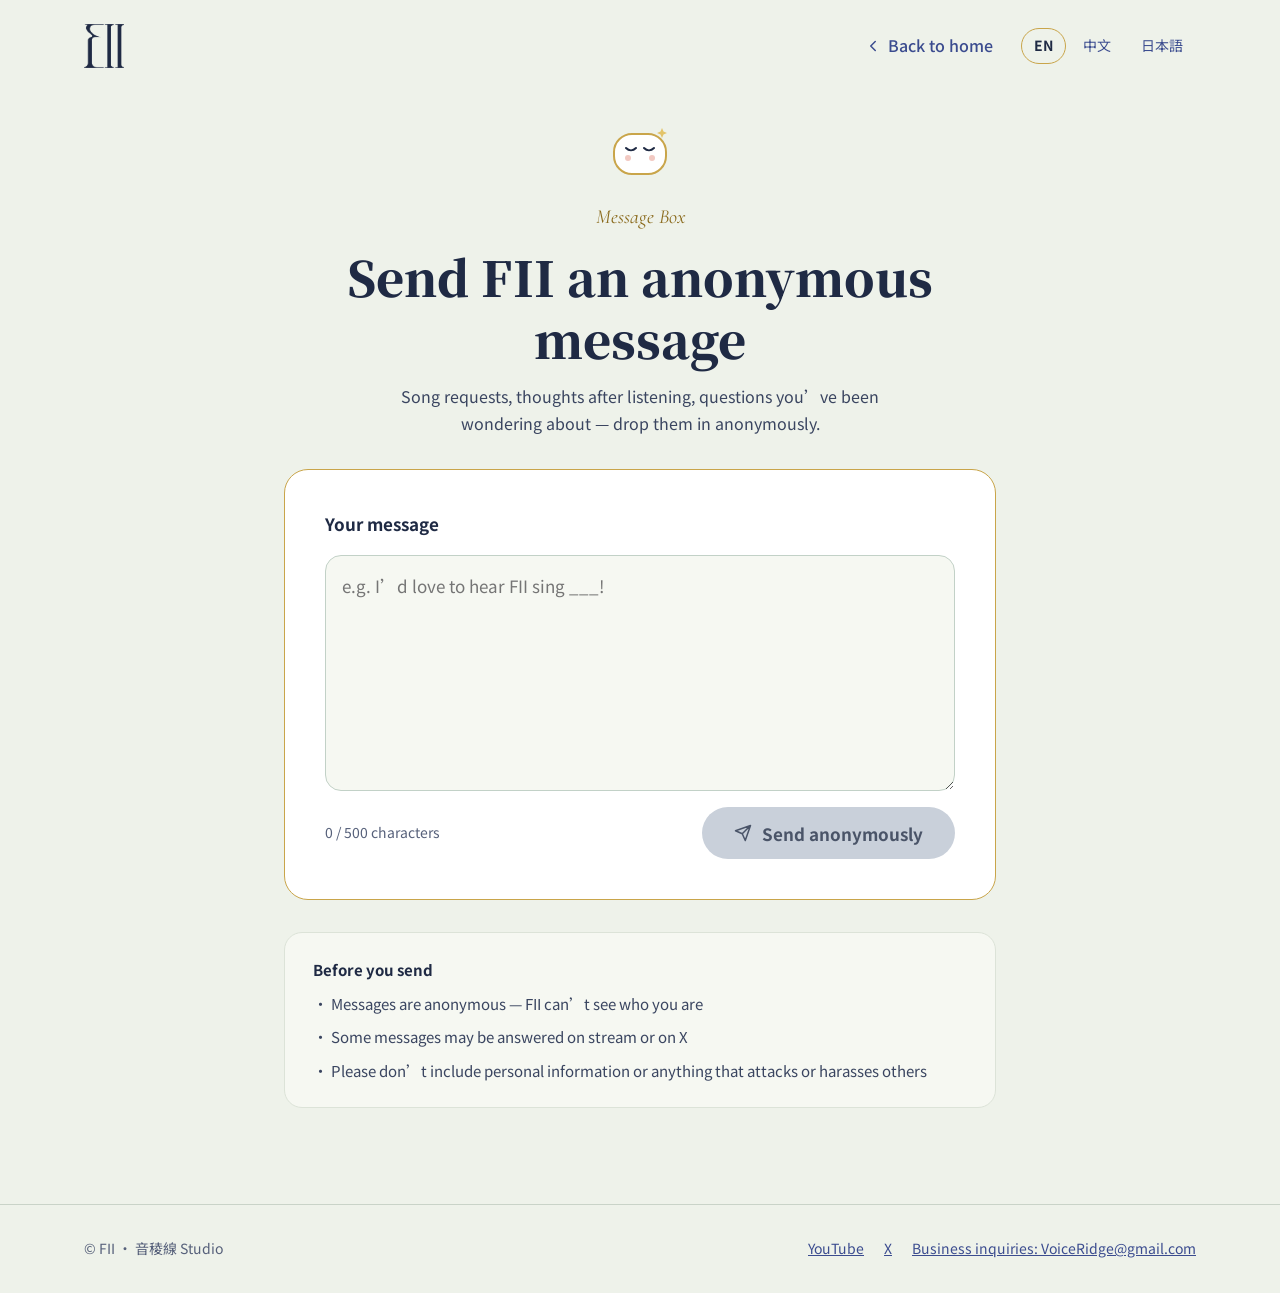
<file: marshmallow.html>
<!doctype html>
<html lang="en">
<head>
<meta charset="utf-8">
<meta name="viewport" content="width=device-width, initial-scale=1">
<title>Send FII an anonymous message</title>
<meta name="description" content="Song requests, thoughts after listening, questions you’ve been wondering about — send them to FII anonymously.">
<meta property="og:type" content="website">
<meta property="og:site_name" content="FII">
<meta property="og:locale" content="en_US">
<meta property="og:url" content="https://fii-voiceridge.com/marshmallow.html">
<meta property="og:title" content="Send FII an anonymous message">
<meta property="og:description" content="Song requests, thoughts after listening, questions you’ve been wondering about — send them to FII anonymously.">
<meta property="og:image" content="https://fii-voiceridge.com/assets/og.jpg">
<meta property="og:image:width" content="1200">
<meta property="og:image:height" content="630">
<meta property="og:image:alt" content="FII, Apprentice Witch · Vsinger">
<meta name="twitter:card" content="summary_large_image">
<link rel="alternate" hreflang="en" href="https://fii-voiceridge.com/marshmallow.html">
<link rel="alternate" hreflang="zh-Hant-TW" href="https://fii-voiceridge.com/zh/marshmallow.html">
<link rel="alternate" hreflang="ja" href="https://fii-voiceridge.com/ja/marshmallow.html">
<link rel="alternate" hreflang="x-default" href="https://fii-voiceridge.com/marshmallow.html">
<link rel="icon" href="assets/logo-dark.png">
<link rel="preconnect" href="https://fonts.googleapis.com">
<link rel="preconnect" href="https://fonts.gstatic.com" crossorigin>
<link href="https://fonts.googleapis.com/css2?family=Cormorant+Garamond:ital,wght@0,500;0,700;1,500&family=Noto+Serif+TC:wght@400;600;900&family=Noto+Sans+TC:wght@400;500;700&family=Noto+Serif+JP:wght@600;900&family=Noto+Sans+JP:wght@400;500;700&display=swap" rel="stylesheet">
<link rel="stylesheet" href="style.css">
</head>
<body>

<header class="wrap site-header">
  <a class="logo" href="index.html" aria-label="FII home"><img src="assets/logo-dark.png" alt="FII"></a>
  <div class="header-right">
    <a href="index.html" style="display: inline-flex; align-items: center; gap: 6px; font-weight: 500; text-decoration: none">
      <svg aria-hidden="true" width="18" height="18" viewBox="0 0 24 24" fill="none" stroke="currentColor" stroke-width="2" stroke-linecap="round" stroke-linejoin="round"><path d="M15 18l-6-6 6-6"/></svg>
      Back to home
    </a>
    <nav class="lang-switch" aria-label="Language">
      <a href="marshmallow.html" lang="en" hreflang="en" aria-current="page">EN</a>
      <a href="zh/marshmallow.html" lang="zh-Hant-TW" hreflang="zh-Hant-TW">中文</a>
      <a href="ja/marshmallow.html" lang="ja" hreflang="ja">日本語</a>
    </nav>
  </div>
</header>

<main class="mm-main">
  <div class="mm-intro">
    <svg aria-hidden="true" width="72" height="72" viewBox="0 0 72 72"><rect x="10" y="18" width="52" height="40" rx="18" fill="#FFFFFF" stroke="#C9A54A" stroke-width="2"/><path d="M22 32c3 3 7 3 10 0M40 32c3 3 7 3 10 0" stroke="#1F2A44" stroke-width="2" fill="none" stroke-linecap="round"/><circle cx="24" cy="42" r="3" fill="#F2C9C2"/><circle cx="48" cy="42" r="3" fill="#F2C9C2"/><path d="M58 12l1.5 3.5L63 17l-3.5 1.5L58 22l-1.5-3.5L53 17l3.5-1.5z" fill="#E3C46A"/></svg>
    <p class="eyebrow" lang="en">Message Box</p>
    <h1>Send FII an anonymous message</h1>
    <p class="sub">Song requests, thoughts after listening, questions you’ve been wondering about — drop them in anonymously.</p>
  </div>

  <form id="mm-form" class="mm-form" novalidate>
    <label for="msg">Your message</label>
    <textarea id="msg" name="msg" maxlength="500" rows="7" placeholder="e.g. I’d love to hear FII sing ___!" required></textarea>
    <p id="mm-error" class="mm-error" role="alert" hidden></p>
    <div class="row">
      <span class="count"><span id="mm-count">0</span> / 500 characters</span>
      <button id="mm-send" class="btn btn-dark" type="submit" disabled>
        <svg aria-hidden="true" width="18" height="18" viewBox="0 0 24 24" fill="none" stroke="currentColor" stroke-width="2" stroke-linecap="round" stroke-linejoin="round"><path d="M22 2L11 13M22 2l-7 20-4-9-9-4z"/></svg>
        <span id="mm-send-label">Send anonymously</span>
      </button>
    </div>
  </form>

  <div id="mm-done" class="mm-done" role="status" hidden>
    <svg aria-hidden="true" width="48" height="48" viewBox="0 0 24 24" fill="none" stroke="#E3C46A" stroke-width="1.6" stroke-linecap="round" stroke-linejoin="round"><path d="M12 3l2.2 5.2L20 9l-4.3 3.9L17 19l-5-3-5 3 1.3-6.1L4 9l5.8-.8z"/></svg>
    <p class="big">Message received!</p>
    <p class="soft">Thank you — FII will read it with care.</p>
    <button id="mm-again" class="btn btn-outline-gold" type="button" style="margin-top: 8px">Write another</button>
  </div>

  <div class="mm-notes">
    <strong>Before you send</strong>
    <p>• Messages are anonymous — FII can’t see who you are</p>
    <p>• Some messages may be answered on stream or on X</p>
    <p>• Please don’t include personal information or anything that attacks or harasses others</p>
  </div>
</main>

<footer class="site-footer">
  <div class="wrap">
    <span>© FII · 音稜線 Studio</span>
    <div class="links">
      <a href="https://www.youtube.com/@FII-voiceridge">YouTube</a>
      <a href="https://x.com/VoiceRidge">X</a>
      <a href="mailto:VoiceRidge@gmail.com">Business inquiries: VoiceRidge@gmail.com</a>
    </div>
  </div>
</footer>

<script>
/*
 * Google 表單設定（三個語言版本共用同一份表單）
 * FORM_ACTION：表單網址結尾換成 /formResponse
 * ENTRY_ID：「段落」題目的欄位代號（entry.數字）
 */
const FORM_ACTION = 'https://docs.google.com/forms/d/e/1FAIpQLSezL141ovOfgX1mOdsdXe82SIDca84WxAF_oY4XZZfvWbhnYQ/formResponse';
const ENTRY_ID = 'entry.1197456129';

// 介面文字（依語言版本不同）
const TEXT = {
  send: 'Send anonymously',
  sending: 'Sending…',
  notReady: 'Messages aren’t open yet. Please check back later.',
  failed: 'Couldn’t send. Check your connection and try again.'
};

const form = document.getElementById('mm-form');
const msg = document.getElementById('msg');
const count = document.getElementById('mm-count');
const send = document.getElementById('mm-send');
const sendLabel = document.getElementById('mm-send-label');
const error = document.getElementById('mm-error');
const done = document.getElementById('mm-done');
const again = document.getElementById('mm-again');

function update() {
  count.textContent = msg.value.length;
  send.disabled = msg.value.trim().length === 0;
}
msg.addEventListener('input', update);

function showError(text) {
  error.textContent = text;
  error.hidden = false;
}

form.addEventListener('submit', async (e) => {
  e.preventDefault();
  error.hidden = true;
  const text = msg.value.trim();
  if (!text) return;
  if (!FORM_ACTION || !ENTRY_ID) {
    showError(TEXT.notReady);
    return;
  }
  send.disabled = true;
  sendLabel.textContent = TEXT.sending;
  try {
    const body = new FormData();
    body.append(ENTRY_ID, text);
    // Google 表單不回傳結果給其他網站，所以用 no-cors；請求有送出就視為成功
    await fetch(FORM_ACTION, { method: 'POST', mode: 'no-cors', body });
    msg.value = '';
    update();
    form.hidden = true;
    done.hidden = false;
    again.focus();
  } catch (err) {
    showError(TEXT.failed);
    send.disabled = false;
  } finally {
    sendLabel.textContent = TEXT.send;
  }
});

again.addEventListener('click', () => {
  done.hidden = true;
  form.hidden = false;
  msg.focus();
});
</script>
</body>
</html>
</file>
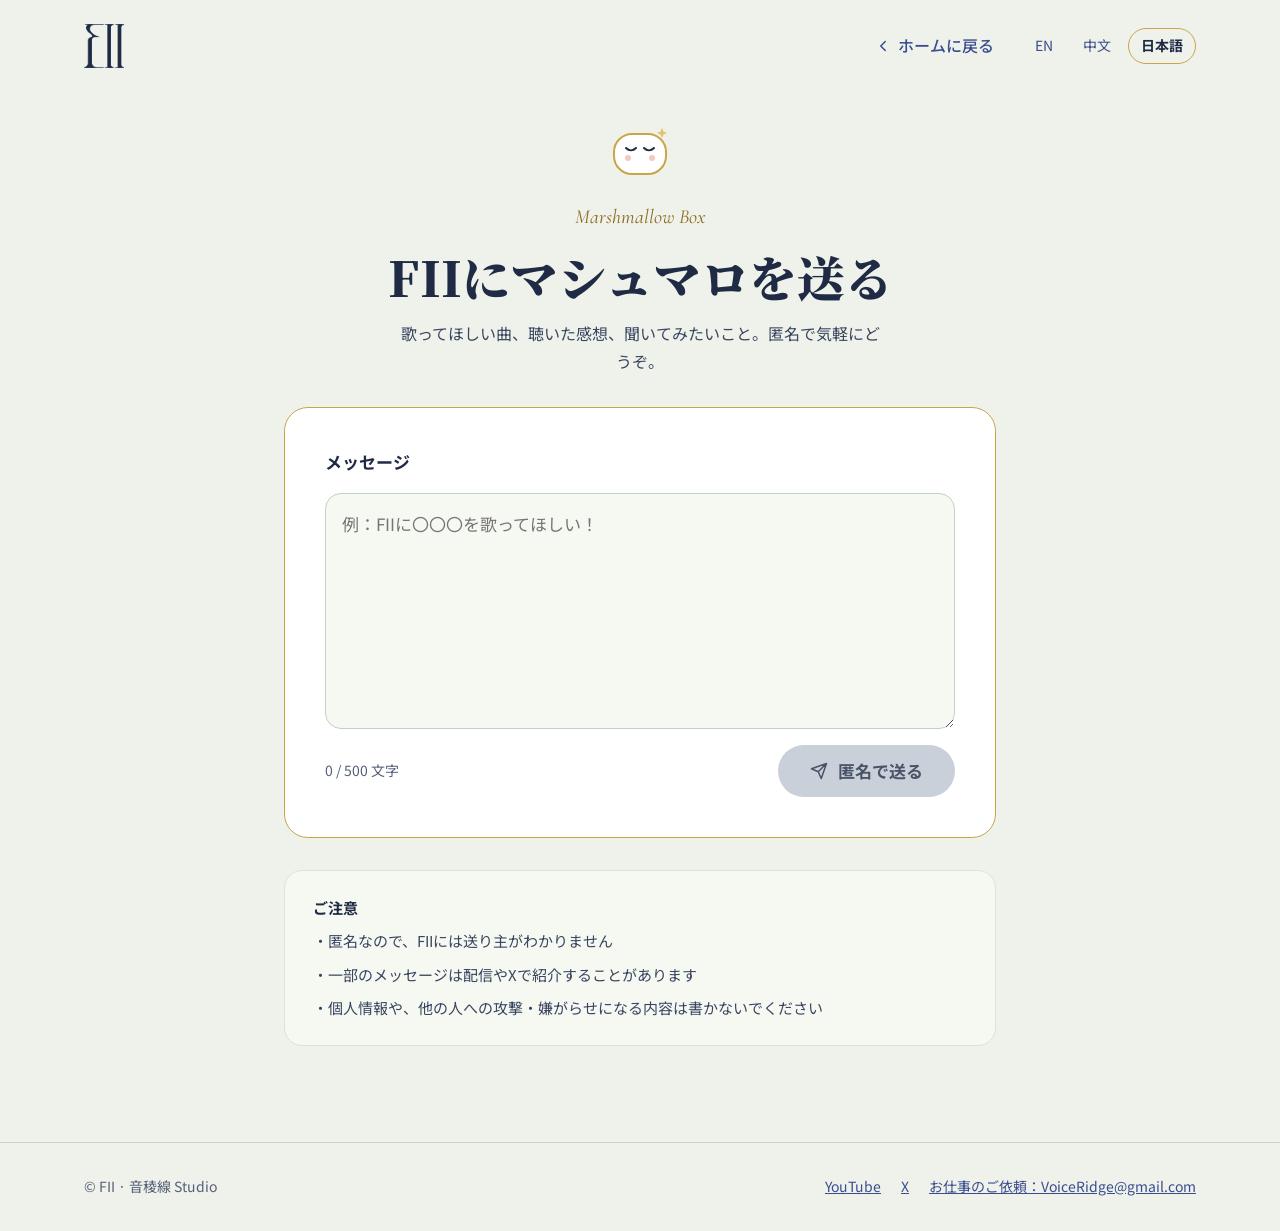
<file: ja/marshmallow.html>
<!doctype html>
<html lang="ja">
<head>
<meta charset="utf-8">
<meta name="viewport" content="width=device-width, initial-scale=1">
<title>FIIにマシュマロを送る｜匿名メッセージ</title>
<meta name="description" content="歌ってほしい曲、聴いた感想、聞いてみたいこと。FIIに匿名で送れます。">
<meta property="og:type" content="website">
<meta property="og:site_name" content="FII">
<meta property="og:locale" content="ja_JP">
<meta property="og:url" content="https://fii-voiceridge.com/ja/marshmallow.html">
<meta property="og:title" content="FIIにマシュマロを送る｜匿名メッセージ">
<meta property="og:description" content="歌ってほしい曲、聴いた感想、聞いてみたいこと。FIIに匿名で送れます。">
<meta property="og:image" content="https://fii-voiceridge.com/assets/og.jpg">
<meta property="og:image:width" content="1200">
<meta property="og:image:height" content="630">
<meta property="og:image:alt" content="FII, Apprentice Witch · Vsinger">
<meta name="twitter:card" content="summary_large_image">
<link rel="alternate" hreflang="en" href="https://fii-voiceridge.com/marshmallow.html">
<link rel="alternate" hreflang="zh-Hant-TW" href="https://fii-voiceridge.com/zh/marshmallow.html">
<link rel="alternate" hreflang="ja" href="https://fii-voiceridge.com/ja/marshmallow.html">
<link rel="alternate" hreflang="x-default" href="https://fii-voiceridge.com/marshmallow.html">
<link rel="icon" href="../assets/logo-dark.png">
<link rel="preconnect" href="https://fonts.googleapis.com">
<link rel="preconnect" href="https://fonts.gstatic.com" crossorigin>
<link href="https://fonts.googleapis.com/css2?family=Cormorant+Garamond:ital,wght@0,500;0,700;1,500&family=Noto+Serif+TC:wght@400;600;900&family=Noto+Sans+TC:wght@400;500;700&family=Noto+Serif+JP:wght@600;900&family=Noto+Sans+JP:wght@400;500;700&display=swap" rel="stylesheet">
<link rel="stylesheet" href="../style.css">
</head>
<body>

<header class="wrap site-header">
  <a class="logo" href="index.html" aria-label="FII ホーム"><img src="../assets/logo-dark.png" alt="FII"></a>
  <div class="header-right">
    <a href="index.html" style="display: inline-flex; align-items: center; gap: 6px; font-weight: 500; text-decoration: none">
      <svg aria-hidden="true" width="18" height="18" viewBox="0 0 24 24" fill="none" stroke="currentColor" stroke-width="2" stroke-linecap="round" stroke-linejoin="round"><path d="M15 18l-6-6 6-6"/></svg>
      ホームに戻る
    </a>
    <nav class="lang-switch" aria-label="言語">
      <a href="../marshmallow.html" lang="en" hreflang="en">EN</a>
      <a href="../zh/marshmallow.html" lang="zh-Hant-TW" hreflang="zh-Hant-TW">中文</a>
      <a href="marshmallow.html" lang="ja" hreflang="ja" aria-current="page">日本語</a>
    </nav>
  </div>
</header>

<main class="mm-main">
  <div class="mm-intro">
    <svg aria-hidden="true" width="72" height="72" viewBox="0 0 72 72"><rect x="10" y="18" width="52" height="40" rx="18" fill="#FFFFFF" stroke="#C9A54A" stroke-width="2"/><path d="M22 32c3 3 7 3 10 0M40 32c3 3 7 3 10 0" stroke="#1F2A44" stroke-width="2" fill="none" stroke-linecap="round"/><circle cx="24" cy="42" r="3" fill="#F2C9C2"/><circle cx="48" cy="42" r="3" fill="#F2C9C2"/><path d="M58 12l1.5 3.5L63 17l-3.5 1.5L58 22l-1.5-3.5L53 17l3.5-1.5z" fill="#E3C46A"/></svg>
    <p class="eyebrow" lang="en">Marshmallow Box</p>
    <h1>FIIにマシュマロを送る</h1>
    <p class="sub">歌ってほしい曲、聴いた感想、聞いてみたいこと。匿名で気軽にどうぞ。</p>
  </div>

  <form id="mm-form" class="mm-form" novalidate>
    <label for="msg">メッセージ</label>
    <textarea id="msg" name="msg" maxlength="500" rows="7" placeholder="例：FIIに〇〇〇を歌ってほしい！" required></textarea>
    <p id="mm-error" class="mm-error" role="alert" hidden></p>
    <div class="row">
      <span class="count"><span id="mm-count">0</span> / 500 文字</span>
      <button id="mm-send" class="btn btn-dark" type="submit" disabled>
        <svg aria-hidden="true" width="18" height="18" viewBox="0 0 24 24" fill="none" stroke="currentColor" stroke-width="2" stroke-linecap="round" stroke-linejoin="round"><path d="M22 2L11 13M22 2l-7 20-4-9-9-4z"/></svg>
        <span id="mm-send-label">匿名で送る</span>
      </button>
    </div>
  </form>

  <div id="mm-done" class="mm-done" role="status" hidden>
    <svg aria-hidden="true" width="48" height="48" viewBox="0 0 24 24" fill="none" stroke="#E3C46A" stroke-width="1.6" stroke-linecap="round" stroke-linejoin="round"><path d="M12 3l2.2 5.2L20 9l-4.3 3.9L17 19l-5-3-5 3 1.3-6.1L4 9l5.8-.8z"/></svg>
    <p class="big">マシュマロ、届きました！</p>
    <p class="soft">ありがとう！FIIが大切に読みます。</p>
    <button id="mm-again" class="btn btn-outline-gold" type="button" style="margin-top: 8px">もうひとつ書く</button>
  </div>

  <div class="mm-notes">
    <strong>ご注意</strong>
    <p>・匿名なので、FIIには送り主がわかりません</p>
    <p>・一部のメッセージは配信やXで紹介することがあります</p>
    <p>・個人情報や、他の人への攻撃・嫌がらせになる内容は書かないでください</p>
  </div>
</main>

<footer class="site-footer">
  <div class="wrap">
    <span>© FII · 音稜線 Studio</span>
    <div class="links">
      <a href="https://www.youtube.com/@FII-voiceridge">YouTube</a>
      <a href="https://x.com/VoiceRidge">X</a>
      <a href="mailto:VoiceRidge@gmail.com">お仕事のご依頼：VoiceRidge@gmail.com</a>
    </div>
  </div>
</footer>

<script>
/*
 * Google 表單設定（三個語言版本共用同一份表單）
 * FORM_ACTION：表單網址結尾換成 /formResponse
 * ENTRY_ID：「段落」題目的欄位代號（entry.數字）
 */
const FORM_ACTION = 'https://docs.google.com/forms/d/e/1FAIpQLSezL141ovOfgX1mOdsdXe82SIDca84WxAF_oY4XZZfvWbhnYQ/formResponse';
const ENTRY_ID = 'entry.1197456129';

// 介面文字（依語言版本不同）
const TEXT = {
  send: '匿名で送る',
  sending: '送信中…',
  notReady: 'メッセージ機能は準備中です。また後でお越しください。',
  failed: '送信できませんでした。ネット接続を確認して、もう一度お試しください。'
};

const form = document.getElementById('mm-form');
const msg = document.getElementById('msg');
const count = document.getElementById('mm-count');
const send = document.getElementById('mm-send');
const sendLabel = document.getElementById('mm-send-label');
const error = document.getElementById('mm-error');
const done = document.getElementById('mm-done');
const again = document.getElementById('mm-again');

function update() {
  count.textContent = msg.value.length;
  send.disabled = msg.value.trim().length === 0;
}
msg.addEventListener('input', update);

function showError(text) {
  error.textContent = text;
  error.hidden = false;
}

form.addEventListener('submit', async (e) => {
  e.preventDefault();
  error.hidden = true;
  const text = msg.value.trim();
  if (!text) return;
  if (!FORM_ACTION || !ENTRY_ID) {
    showError(TEXT.notReady);
    return;
  }
  send.disabled = true;
  sendLabel.textContent = TEXT.sending;
  try {
    const body = new FormData();
    body.append(ENTRY_ID, text);
    // Google 表單不回傳結果給其他網站，所以用 no-cors；請求有送出就視為成功
    await fetch(FORM_ACTION, { method: 'POST', mode: 'no-cors', body });
    msg.value = '';
    update();
    form.hidden = true;
    done.hidden = false;
    again.focus();
  } catch (err) {
    showError(TEXT.failed);
    send.disabled = false;
  } finally {
    sendLabel.textContent = TEXT.send;
  }
});

again.addEventListener('click', () => {
  done.hidden = true;
  form.hidden = false;
  msg.focus();
});
</script>
</body>
</html>
</file>
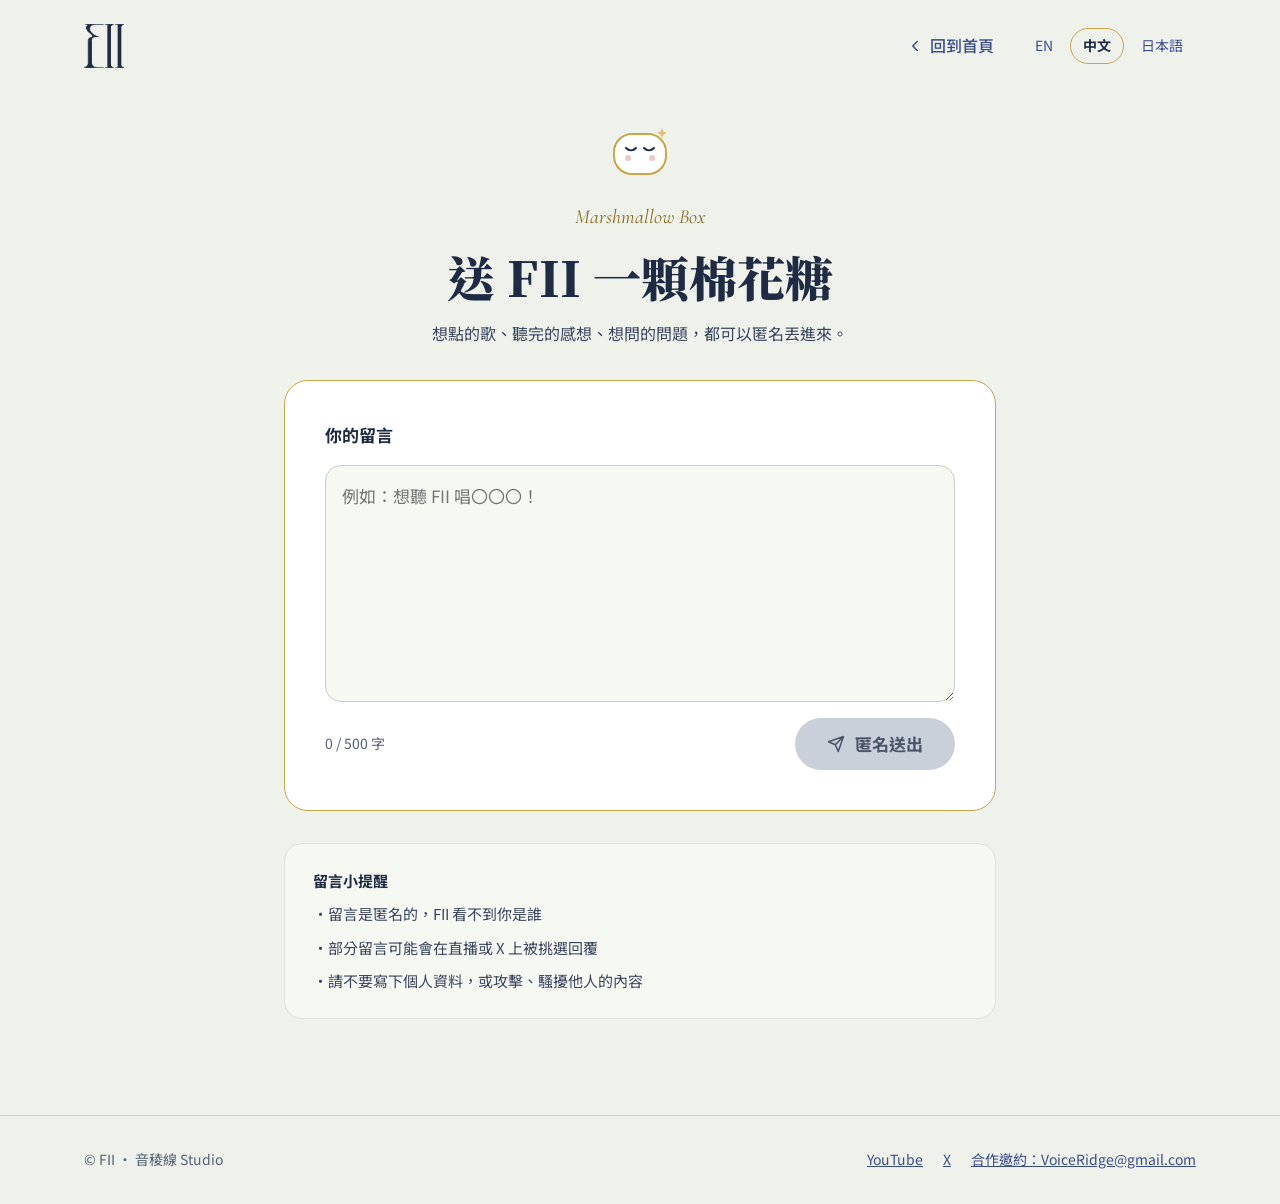
<file: zh/marshmallow.html>
<!doctype html>
<html lang="zh-Hant-TW">
<head>
<meta charset="utf-8">
<meta name="viewport" content="width=device-width, initial-scale=1">
<title>送 FII 一顆棉花糖｜匿名留言</title>
<meta name="description" content="想點的歌、聽完的感想、想問的問題，都可以匿名丟給 FII。">
<meta property="og:type" content="website">
<meta property="og:site_name" content="FII">
<meta property="og:locale" content="zh_TW">
<meta property="og:url" content="https://fii-voiceridge.com/zh/marshmallow.html">
<meta property="og:title" content="送 FII 一顆棉花糖｜匿名留言">
<meta property="og:description" content="想點的歌、聽完的感想、想問的問題，都可以匿名丟給 FII。">
<meta property="og:image" content="https://fii-voiceridge.com/assets/og.jpg">
<meta property="og:image:width" content="1200">
<meta property="og:image:height" content="630">
<meta property="og:image:alt" content="FII, Apprentice Witch · Vsinger">
<meta name="twitter:card" content="summary_large_image">
<link rel="alternate" hreflang="en" href="https://fii-voiceridge.com/marshmallow.html">
<link rel="alternate" hreflang="zh-Hant-TW" href="https://fii-voiceridge.com/zh/marshmallow.html">
<link rel="alternate" hreflang="ja" href="https://fii-voiceridge.com/ja/marshmallow.html">
<link rel="alternate" hreflang="x-default" href="https://fii-voiceridge.com/marshmallow.html">
<link rel="icon" href="../assets/logo-dark.png">
<link rel="preconnect" href="https://fonts.googleapis.com">
<link rel="preconnect" href="https://fonts.gstatic.com" crossorigin>
<link href="https://fonts.googleapis.com/css2?family=Cormorant+Garamond:ital,wght@0,500;0,700;1,500&family=Noto+Serif+TC:wght@400;600;900&family=Noto+Sans+TC:wght@400;500;700&family=Noto+Serif+JP:wght@600;900&family=Noto+Sans+JP:wght@400;500;700&display=swap" rel="stylesheet">
<link rel="stylesheet" href="../style.css">
</head>
<body>

<header class="wrap site-header">
  <a class="logo" href="index.html" aria-label="FII 首頁"><img src="../assets/logo-dark.png" alt="FII"></a>
  <div class="header-right">
    <a href="index.html" style="display: inline-flex; align-items: center; gap: 6px; font-weight: 500; text-decoration: none">
      <svg aria-hidden="true" width="18" height="18" viewBox="0 0 24 24" fill="none" stroke="currentColor" stroke-width="2" stroke-linecap="round" stroke-linejoin="round"><path d="M15 18l-6-6 6-6"/></svg>
      回到首頁
    </a>
    <nav class="lang-switch" aria-label="語言">
      <a href="../marshmallow.html" lang="en" hreflang="en">EN</a>
      <a href="marshmallow.html" lang="zh-Hant-TW" hreflang="zh-Hant-TW" aria-current="page">中文</a>
      <a href="../ja/marshmallow.html" lang="ja" hreflang="ja">日本語</a>
    </nav>
  </div>
</header>

<main class="mm-main">
  <div class="mm-intro">
    <svg aria-hidden="true" width="72" height="72" viewBox="0 0 72 72"><rect x="10" y="18" width="52" height="40" rx="18" fill="#FFFFFF" stroke="#C9A54A" stroke-width="2"/><path d="M22 32c3 3 7 3 10 0M40 32c3 3 7 3 10 0" stroke="#1F2A44" stroke-width="2" fill="none" stroke-linecap="round"/><circle cx="24" cy="42" r="3" fill="#F2C9C2"/><circle cx="48" cy="42" r="3" fill="#F2C9C2"/><path d="M58 12l1.5 3.5L63 17l-3.5 1.5L58 22l-1.5-3.5L53 17l3.5-1.5z" fill="#E3C46A"/></svg>
    <p class="eyebrow" lang="en">Marshmallow Box</p>
    <h1>送 FII 一顆棉花糖</h1>
    <p class="sub">想點的歌、聽完的感想、想問的問題，都可以匿名丟進來。</p>
  </div>

  <form id="mm-form" class="mm-form" novalidate>
    <label for="msg">你的留言</label>
    <textarea id="msg" name="msg" maxlength="500" rows="7" placeholder="例如：想聽 FII 唱〇〇〇！" required></textarea>
    <p id="mm-error" class="mm-error" role="alert" hidden></p>
    <div class="row">
      <span class="count"><span id="mm-count">0</span> / 500 字</span>
      <button id="mm-send" class="btn btn-dark" type="submit" disabled>
        <svg aria-hidden="true" width="18" height="18" viewBox="0 0 24 24" fill="none" stroke="currentColor" stroke-width="2" stroke-linecap="round" stroke-linejoin="round"><path d="M22 2L11 13M22 2l-7 20-4-9-9-4z"/></svg>
        <span id="mm-send-label">匿名送出</span>
      </button>
    </div>
  </form>

  <div id="mm-done" class="mm-done" role="status" hidden>
    <svg aria-hidden="true" width="48" height="48" viewBox="0 0 24 24" fill="none" stroke="#E3C46A" stroke-width="1.6" stroke-linecap="round" stroke-linejoin="round"><path d="M12 3l2.2 5.2L20 9l-4.3 3.9L17 19l-5-3-5 3 1.3-6.1L4 9l5.8-.8z"/></svg>
    <p class="big">棉花糖收到了！</p>
    <p class="soft">謝謝你，FII 會好好讀的。</p>
    <button id="mm-again" class="btn btn-outline-gold" type="button" style="margin-top: 8px">再寫一顆</button>
  </div>

  <div class="mm-notes">
    <strong>留言小提醒</strong>
    <p>・留言是匿名的，FII 看不到你是誰</p>
    <p>・部分留言可能會在直播或 X 上被挑選回覆</p>
    <p>・請不要寫下個人資料，或攻擊、騷擾他人的內容</p>
  </div>
</main>

<footer class="site-footer">
  <div class="wrap">
    <span>© FII · 音稜線 Studio</span>
    <div class="links">
      <a href="https://www.youtube.com/@FII-voiceridge">YouTube</a>
      <a href="https://x.com/VoiceRidge">X</a>
      <a href="mailto:VoiceRidge@gmail.com">合作邀約：VoiceRidge@gmail.com</a>
    </div>
  </div>
</footer>

<script>
/*
 * Google 表單設定（三個語言版本共用同一份表單）
 * FORM_ACTION：表單網址結尾換成 /formResponse
 * ENTRY_ID：「段落」題目的欄位代號（entry.數字）
 */
const FORM_ACTION = 'https://docs.google.com/forms/d/e/1FAIpQLSezL141ovOfgX1mOdsdXe82SIDca84WxAF_oY4XZZfvWbhnYQ/formResponse';
const ENTRY_ID = 'entry.1197456129';

// 介面文字（依語言版本不同）
const TEXT = {
  send: '匿名送出',
  sending: '送出中…',
  notReady: '留言功能還在準備中，請稍後再來。',
  failed: '送出失敗，請檢查網路後再試一次。'
};

const form = document.getElementById('mm-form');
const msg = document.getElementById('msg');
const count = document.getElementById('mm-count');
const send = document.getElementById('mm-send');
const sendLabel = document.getElementById('mm-send-label');
const error = document.getElementById('mm-error');
const done = document.getElementById('mm-done');
const again = document.getElementById('mm-again');

function update() {
  count.textContent = msg.value.length;
  send.disabled = msg.value.trim().length === 0;
}
msg.addEventListener('input', update);

function showError(text) {
  error.textContent = text;
  error.hidden = false;
}

form.addEventListener('submit', async (e) => {
  e.preventDefault();
  error.hidden = true;
  const text = msg.value.trim();
  if (!text) return;
  if (!FORM_ACTION || !ENTRY_ID) {
    showError(TEXT.notReady);
    return;
  }
  send.disabled = true;
  sendLabel.textContent = TEXT.sending;
  try {
    const body = new FormData();
    body.append(ENTRY_ID, text);
    // Google 表單不回傳結果給其他網站，所以用 no-cors；請求有送出就視為成功
    await fetch(FORM_ACTION, { method: 'POST', mode: 'no-cors', body });
    msg.value = '';
    update();
    form.hidden = true;
    done.hidden = false;
    again.focus();
  } catch (err) {
    showError(TEXT.failed);
    send.disabled = false;
  } finally {
    sendLabel.textContent = TEXT.send;
  }
});

again.addEventListener('click', () => {
  done.hidden = true;
  form.hidden = false;
  msg.focus();
});
</script>
</body>
</html>
</file>
<file: style.css>
/* FII 官方網站｜魔法書頁風格 */
:root {
  --ground: #EEF2EA;
  --paper: #F6F8F2;
  --ink: #1F2A44;
  --ink-soft: #3A4560;
  --muted: #56607A;
  --blue: #3B4C8F;
  --gold: #C9A54A;
  --gold-light: #E3C46A;
  --gold-text: #8A6A1C;
  --cream: #F6F2DF;
  --on-dark-soft: #C8D2DE;
  --line: #DCE3D8;
  --serif-en: 'Cormorant Garamond', serif;
  --serif-tc: 'Noto Serif TC', serif;
  --sans: 'Noto Sans TC', sans-serif;
}
* { box-sizing: border-box; }
html { scroll-behavior: smooth; }
body { margin: 0; background: var(--ground); color: var(--ink); font-family: var(--sans); font-size: 16px; line-height: 1.7; }
img { max-width: 100%; height: auto; display: block; }
a { color: var(--blue); }
a:hover { color: var(--ink); }
:focus-visible { outline: 3px solid var(--gold); outline-offset: 3px; }

.wrap { max-width: 1160px; margin: 0 auto; padding-left: 24px; padding-right: 24px; }
.eyebrow { margin: 0; font-family: var(--serif-en); font-style: italic; font-size: 20px; color: var(--gold-text); }
.dark .eyebrow { color: var(--gold-light); }
h1, h2 { font-family: var(--serif-tc); font-weight: 900; margin: 0; }
h2 { font-size: 36px; line-height: 1.3; }
p { margin: 0; }
.dark { background: var(--ink); color: var(--ground); }

.btn { display: inline-flex; align-items: center; gap: 10px; min-height: 52px; padding: 0 32px; border-radius: 999px; font-weight: 700; font-size: 17px; text-decoration: none; border: none; font-family: inherit; cursor: pointer; }
.btn-dark { background: var(--ink); color: var(--cream); }
.btn-dark:hover { color: var(--gold-light); }
.btn-gold { background: var(--gold-light); color: var(--ink); }
.btn-gold:hover { color: var(--ink); background: #EED48A; }
.btn-outline { border: 1.5px solid var(--ink); color: var(--ink); background: transparent; }
.btn-outline-gold { border: 1.5px solid var(--gold-light); color: var(--gold-light); background: transparent; min-height: 48px; padding: 0 26px; }
.btn-outline-gold:hover { color: var(--cream); }
.btn-yt { min-height: 60px; padding: 0 40px; font-size: 18px; background: var(--blue); color: #fff; box-shadow: 0 6px 0 var(--ink); }
.btn-yt:hover { color: #fff; background: #31407A; }
.btn:disabled { background: #C9D0DA; color: #4A5468; cursor: not-allowed; }

/* header */
.site-header { display: flex; flex-wrap: wrap; align-items: center; justify-content: space-between; gap: 16px; padding-top: 24px; padding-bottom: 24px; }
.logo { display: inline-flex; align-items: center; min-height: 44px; }
.logo img { height: 44px; width: auto; }
.nav { display: flex; flex-wrap: wrap; gap: 24px; font-size: 15px; font-weight: 500; }
.nav a { text-decoration: none; }

/* hero */
.hero { overflow: hidden; overflow: clip; display: flex; flex-wrap: wrap; align-items: center; gap: 48px; padding-top: 24px; padding-bottom: 64px; }
.hero-text { flex: 1 1 400px; min-width: 0; container-type: inline-size; display: flex; flex-direction: column; gap: 24px; }
.hero-text .eyebrow { font-size: 22px; }
.hero h1 { font-size: clamp(32px, 11.5cqi, 61px); line-height: 1.2; }
.hero .quote { font-family: var(--serif-tc); font-size: 22px; font-weight: 600; color: var(--ink-soft); }
.actions { display: flex; flex-wrap: wrap; gap: 16px; margin-top: 8px; }
.hero-art { flex: 1.3 1 400px; min-width: 0; display: flex; justify-content: center; position: relative; --p: 0; }
.ring { position: absolute; left: 50%; transform: translateX(-50%); translate: 0 calc(var(--p) * var(--speed, 0) * 1px); aspect-ratio: 1 / 1; border-radius: 50%; will-change: translate; }
.ring-1 { --speed: 0.28; top: 6%; width: 82%; border: 1.5px solid var(--gold); background: #DDE8E1; }
.ring-2 { --speed: 0.45; rotate: calc(var(--p) * 0.08deg); top: 12%; width: 70%; border: 1px dashed var(--gold); }
.hero-art img { position: relative; max-width: 680px; width: 100%; translate: 0 calc(var(--p) * -0.08px); will-change: translate; }

/* covers */
.covers { padding-top: 40px; padding-bottom: 80px; display: flex; flex-direction: column; gap: 32px; }
.grid { display: grid; grid-template-columns: repeat(auto-fit, minmax(260px, 1fr)); gap: 24px; }
.cover { display: flex; flex-direction: column; gap: 14px; text-decoration: none; color: var(--ink); }
.cover .thumb { width: 100%; aspect-ratio: 16 / 9; object-fit: cover; border-radius: 14px; border: 1px solid var(--gold); }
.cover .thumb-empty { aspect-ratio: 16 / 9; border-radius: 14px; border: 1px solid var(--gold); background: var(--ink); display: flex; flex-direction: column; align-items: center; justify-content: center; gap: 10px; }
.cover .thumb-empty span { font-family: var(--serif-en); font-size: 24px; font-weight: 700; color: var(--cream); }
.cover .title { font-weight: 700; font-size: 18px; }
.cover .meta { color: var(--muted); font-size: 14px; }
.center { display: flex; justify-content: center; margin-top: 8px; }

/* marshmallow card */
.mm-card { display: flex; flex-wrap: wrap; align-items: center; justify-content: space-between; gap: 24px; padding: 32px clamp(24px, 4vw, 48px); border-radius: 24px; border: 1.5px dashed var(--gold); background: var(--paper); text-decoration: none; color: var(--ink); }
.mm-card:hover { color: var(--ink); border-style: solid; }
.mm-card .left { display: flex; align-items: center; gap: 20px; flex: 1 1 360px; min-width: 0; }
.mm-card .title { font-family: var(--serif-tc); font-weight: 900; font-size: 24px; }
.mm-card .sub { color: var(--ink-soft); }
.mm-card .pill { display: inline-flex; align-items: center; min-height: 48px; padding: 0 28px; border-radius: 999px; background: var(--ink); color: var(--cream); font-weight: 700; }

/* support */
.support { display: flex; flex-wrap: wrap; align-items: center; justify-content: space-between; gap: 40px; padding-top: 88px; padding-bottom: 88px; }
.support .text { flex: 1 1 480px; min-width: 0; display: flex; flex-direction: column; gap: 14px; }
.support h2 { font-size: 40px; }
.support .desc { color: var(--on-dark-soft); max-width: 34em; }
.support .btn { min-height: 56px; padding: 0 40px; font-size: 18px; }

/* about */
.about { display: flex; flex-wrap: wrap; gap: 48px; align-items: flex-start; padding-top: 88px; padding-bottom: 88px; }
.about .head { flex: 1 1 300px; min-width: 0; display: flex; flex-direction: column; gap: 4px; }
.about .card { flex: 2 1 520px; min-width: 0; border: 1.5px solid var(--gold); border-radius: 18px; padding: 36px; background: var(--paper); display: flex; flex-direction: column; gap: 20px; }
.about .rule { height: 1px; background: var(--line); }
.about .en { font-family: var(--serif-en); }

/* team */
.team { display: flex; flex-wrap: wrap; align-items: center; gap: 28px; padding-top: 40px; padding-bottom: 40px; }
.team .mark { flex: 0 1 130px; min-width: 0; display: flex; justify-content: center; }
.team .mark img { max-width: 130px; width: 100%; }
.team .text { flex: 1 1 320px; min-width: 0; display: flex; flex-direction: column; gap: 8px; }
.team .eyebrow { font-size: 16px; }
.team h2 { font-size: 22px; }
.team .desc { color: var(--on-dark-soft); max-width: 34em; }
.team .actions { gap: 10px; margin-top: 6px; }
.team .btn { min-height: 40px; padding: 0 20px; font-size: 14px; gap: 8px; }

/* footer */
.site-footer { border-top: 1px solid #C9D3C8; }
.site-footer .wrap { display: flex; flex-wrap: wrap; justify-content: space-between; align-items: center; gap: 16px; padding-top: 32px; padding-bottom: 32px; font-size: 14px; color: var(--muted); }
.site-footer .links { display: flex; flex-wrap: wrap; gap: 20px; }

/* marshmallow page */
.mm-main { max-width: 760px; margin: 0 auto; padding: 24px 24px 96px; display: flex; flex-direction: column; gap: 32px; }
.mm-intro { display: flex; flex-direction: column; align-items: center; text-align: center; gap: 12px; }
.mm-intro h1 { font-size: clamp(34px, 5vw, 48px); line-height: 1.3; }
.mm-intro p.sub { color: var(--ink-soft); max-width: 30em; }
.mm-form { border: 1.5px solid var(--gold); border-radius: 24px; background: #fff; padding: clamp(24px, 4vw, 40px); display: flex; flex-direction: column; gap: 16px; }
.mm-form label { font-weight: 700; font-size: 17px; }
.mm-form textarea { width: 100%; resize: vertical; border: 1.5px solid #C2D1C7; border-radius: 16px; padding: 16px; font-family: inherit; font-size: 17px; line-height: 1.7; color: var(--ink); background: var(--paper); }
.mm-form .row { display: flex; flex-wrap: wrap; align-items: center; justify-content: space-between; gap: 16px; }
.mm-form .count { color: var(--muted); font-size: 14px; }
.mm-error { color: #A8463C; font-size: 15px; }
.mm-done { border: 1.5px solid var(--gold); border-radius: 24px; background: var(--ink); color: var(--ground); padding: 48px 32px; display: flex; flex-direction: column; align-items: center; text-align: center; gap: 14px; }
.mm-done .big { font-family: var(--serif-tc); font-weight: 900; font-size: 28px; }
.mm-done .soft { color: var(--on-dark-soft); }
.mm-notes { border-radius: 18px; background: var(--paper); border: 1px solid var(--line); padding: 24px 28px; display: flex; flex-direction: column; gap: 8px; font-size: 15px; color: var(--ink-soft); }
.mm-notes strong { color: var(--ink); }
[hidden] { display: none !important; }

/* language switch */
.header-right { display: flex; flex-wrap: wrap; align-items: center; gap: 12px 28px; }
.lang-switch { display: flex; gap: 4px; font-size: 14px; }
.lang-switch a { display: inline-flex; align-items: center; min-height: 36px; padding: 0 12px; border-radius: 999px; border: 1px solid transparent; text-decoration: none; }
.lang-switch a[aria-current="page"] { border-color: var(--gold); color: var(--ink); font-weight: 700; }

/* per-language fonts: kanji glyph shapes differ between TC and JP */
[lang|="zh"] { --serif-tc: 'Noto Serif TC', serif; --sans: 'Noto Sans TC', sans-serif; font-family: var(--sans); }
[lang|="ja"] { --serif-tc: 'Noto Serif JP', serif; --sans: 'Noto Sans JP', sans-serif; font-family: var(--sans); }
/* hero title: break only between phrases (<wbr>) for CJK, balance line lengths */
.hero h1, .eyebrow { text-wrap: balance; }
p { text-wrap: pretty; }
html[lang|="zh"] .hero h1, html[lang|="ja"] .hero h1,
html[lang|="zh"] .hero .quote, html[lang|="ja"] .hero .quote { word-break: keep-all; }
html[lang|="ja"] .hero h1 { font-size: clamp(30px, 10cqi, 56px); }

/* ===== motion & micro-interactions =====
   js-motion is added by motion.js; without JS (or with reduced motion) everything shows normally. */

/* hero: idle float on the illustration */
@keyframes fii-float { 0%, 100% { transform: translateY(0); } 50% { transform: translateY(-10px); } }
.js-motion .hero-art img { animation: fii-float 6s ease-in-out infinite; }

/* hero: entrance sequence on page load */
@keyframes fii-rise { from { opacity: 0; transform: translateY(18px); } to { opacity: 1; transform: none; } }
@keyframes fii-appear { from { opacity: 0; scale: 0.94; } to { opacity: 1; scale: 1; } }
.js-motion .hero-text > * { animation: fii-rise 0.8s cubic-bezier(.2,.7,.2,1) both; }
.js-motion .hero-text > :nth-child(2) { animation-delay: 0.1s; }
.js-motion .hero-text > :nth-child(3) { animation-delay: 0.2s; }
.js-motion .hero-text > :nth-child(4) { animation-delay: 0.3s; }
.js-motion .hero-art { animation: fii-appear 1.1s cubic-bezier(.2,.7,.2,1) 0.15s both; }

/* sections: fade in when scrolled into view */
.js-motion .reveal { opacity: 0; transform: translateY(24px); transition: opacity 0.8s ease, transform 0.8s cubic-bezier(.2,.7,.2,1); transition-delay: var(--delay, 0s); }
.js-motion .reveal.is-in { opacity: 1; transform: none; }

/* buttons: lift */
.btn { transition: transform 0.2s ease, background-color 0.2s ease, color 0.2s ease, box-shadow 0.2s ease; }
.btn:hover:not(:disabled) { transform: translateY(-2px); }
.btn-yt:hover { box-shadow: 0 8px 0 var(--ink); }
.btn-yt:active { transform: translateY(3px); box-shadow: 0 3px 0 var(--ink); }
.btn svg { transition: transform 0.4s ease; }
.btn:hover svg { transform: rotate(72deg) scale(1.1); }
.btn-yt:hover svg, .team .btn:hover svg, .mm-form .btn:hover svg { transform: scale(1.1); }

/* cover cards: lift + gold glow, title color shift */
.cover .thumb, .cover .thumb-empty { transition: transform 0.35s cubic-bezier(.2,.7,.2,1), box-shadow 0.35s ease; }
.cover:hover .thumb, .cover:hover .thumb-empty { transform: translateY(-6px); box-shadow: 0 14px 28px -12px rgba(31, 42, 68, 0.45), 0 0 0 3px var(--gold-light); }
.cover .title { transition: color 0.2s ease; }
.cover:hover .title { color: var(--blue); }

/* marshmallow card: icon bounce */
@keyframes fii-bounce { 0%, 100% { transform: translateY(0); } 40% { transform: translateY(-8px) rotate(-6deg); } 70% { transform: translateY(0) rotate(3deg); } }
.mm-card svg { transition: transform 0.3s ease; }
.mm-card:hover svg { animation: fii-bounce 0.7s ease; }
.mm-card .pill { transition: transform 0.2s ease, background-color 0.2s ease; }
.mm-card:hover .pill { transform: translateX(4px); background: var(--blue); }

/* nav: gold underline grows from the center */
.nav a { position: relative; }
.nav a::after { content: ""; position: absolute; left: 50%; right: 50%; bottom: -4px; height: 1.5px; background: var(--gold); transition: left 0.25s ease, right 0.25s ease; }
.nav a:hover::after, .nav a:focus-visible::after { left: 0; right: 0; }
.lang-switch a { transition: border-color 0.2s ease; }
.lang-switch a:hover { border-color: var(--line); }

@media (prefers-reduced-motion: reduce) {
  *, *::before, *::after { animation: none !important; transition: none !important; }
  .ring, .hero-art img { translate: none !important; rotate: none !important; }
  .btn:hover, .cover:hover .thumb, .cover:hover .thumb-empty { transform: none; }
}

/* ===== hamburger menu ===== */
.menu-toggle { display: none; }

/* ===== mobile ===== */
@media (max-width: 720px) {
  /* header: logo left, language + menu right, nav drops down */
  .site-header { position: relative; flex-wrap: nowrap; padding-top: 16px; padding-bottom: 16px; }
  .logo img { height: 36px; }
  .header-right { gap: 8px; flex-wrap: nowrap; }
  .lang-switch a { padding: 0 8px; font-size: 13px; }
  .js .menu-toggle { display: inline-flex; flex-direction: column; justify-content: center; align-items: center; gap: 5px; width: 44px; height: 44px; border: 1.5px solid var(--ink); border-radius: 999px; background: transparent; cursor: pointer; padding: 0; }
  .menu-toggle span { display: block; width: 18px; height: 1.5px; background: var(--ink); transition: transform 0.25s ease, opacity 0.2s ease; }
  .menu-toggle[aria-expanded="true"] span:nth-child(1) { transform: translateY(6.5px) rotate(45deg); }
  .menu-toggle[aria-expanded="true"] span:nth-child(2) { opacity: 0; }
  .menu-toggle[aria-expanded="true"] span:nth-child(3) { transform: translateY(-6.5px) rotate(-45deg); }
  .js .nav { display: none; position: absolute; z-index: 20; top: 100%; left: 24px; right: 24px; flex-direction: column; gap: 0; padding: 8px 20px; background: var(--paper); border: 1.5px solid var(--gold); border-radius: 18px; box-shadow: 0 16px 32px -16px rgba(31, 42, 68, 0.35); font-size: 17px; }
  .js .nav.is-open { display: flex; }
  .nav a { display: flex; align-items: center; min-height: 48px; border-bottom: 1px solid var(--line); }
  .nav a:last-child { border-bottom: none; }
  .nav a::after { display: none; }

  /* type scale */
  h2, .support h2 { font-size: 28px; }
  .eyebrow { font-size: 17px; }
  .hero-text .eyebrow { font-size: 18px; }
  .hero .quote { font-size: 18px; }

  /* hero: text first, full-width buttons, illustration below */
  .hero { gap: 32px; padding-top: 16px; padding-bottom: 40px; }
  .hero-text { gap: 18px; }
  .actions { flex-direction: column; align-items: stretch; }
  .actions .btn { justify-content: center; }

  /* sections: tighter vertical rhythm, consistent left edge */
  .covers { padding-top: 24px; padding-bottom: 56px; gap: 24px; }
  .center { justify-content: stretch; }
  .btn-yt { width: 100%; justify-content: center; padding: 0 20px; font-size: 16px; min-height: 56px; }
  .mm-card { flex-direction: column; align-items: stretch; padding: 24px; gap: 20px; }
  .mm-card .left { flex-basis: auto; align-items: flex-start; }
  .mm-card .title { font-size: 21px; }
  .mm-card .pill { justify-content: center; }
  .support { padding-top: 56px; padding-bottom: 56px; gap: 24px; }
  .support .text { flex-basis: auto; }
  .support .btn { width: 100%; justify-content: center; padding: 0 20px; }
  .about { padding-top: 56px; padding-bottom: 56px; gap: 24px; }
  .about .head, .about .card { flex-basis: 100%; }
  .about .card { padding: 24px; }
  .team { padding-top: 40px; padding-bottom: 40px; gap: 20px; align-items: flex-start; }
  .team .mark { flex: 0 0 auto; justify-content: flex-start; }
  .team .mark img { max-width: 96px; }
  .team .actions { flex-direction: row; flex-wrap: wrap; }
  .site-footer .wrap { flex-direction: column; align-items: flex-start; }

  /* marshmallow pages: header has no menu, let it wrap */
  .site-header:not(:has(.menu-toggle)) { flex-wrap: wrap; }
  .site-header:not(:has(.menu-toggle)) .header-right { flex-wrap: wrap; justify-content: space-between; width: 100%; }
}
</file>
